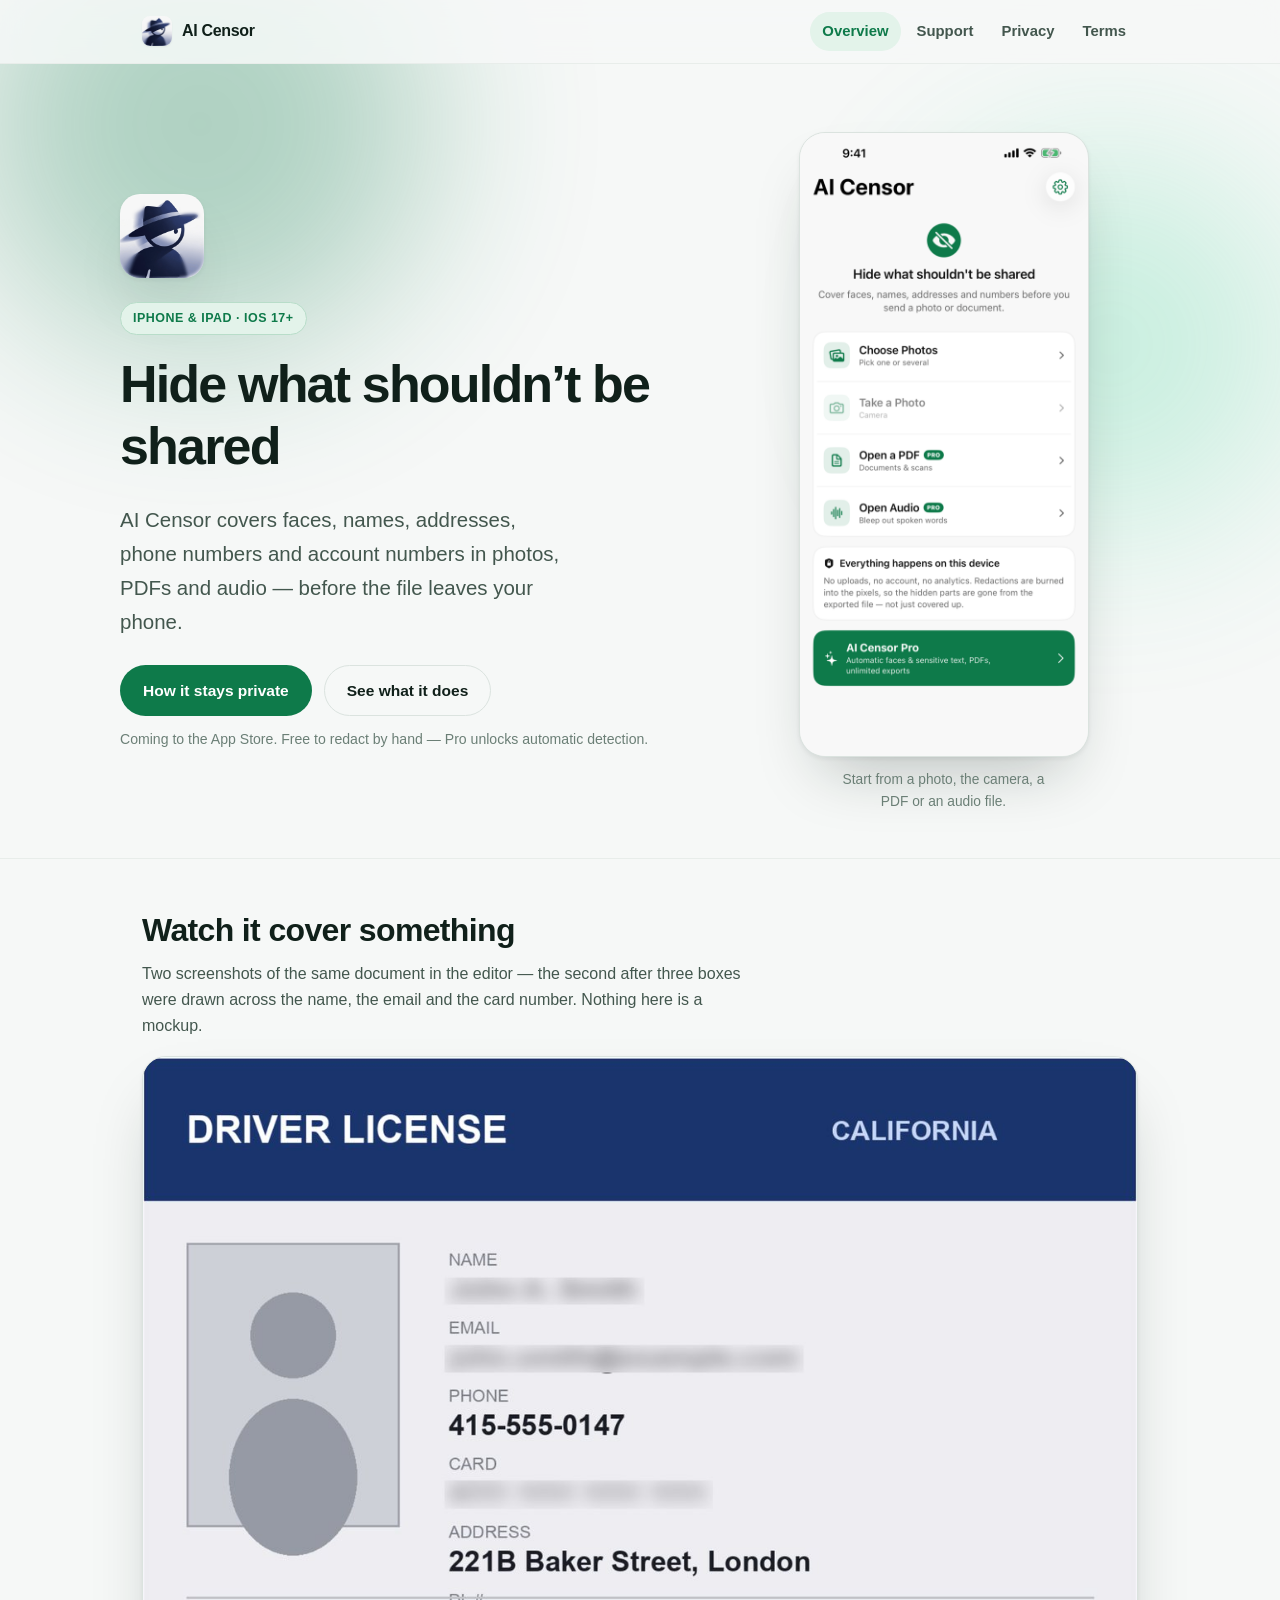
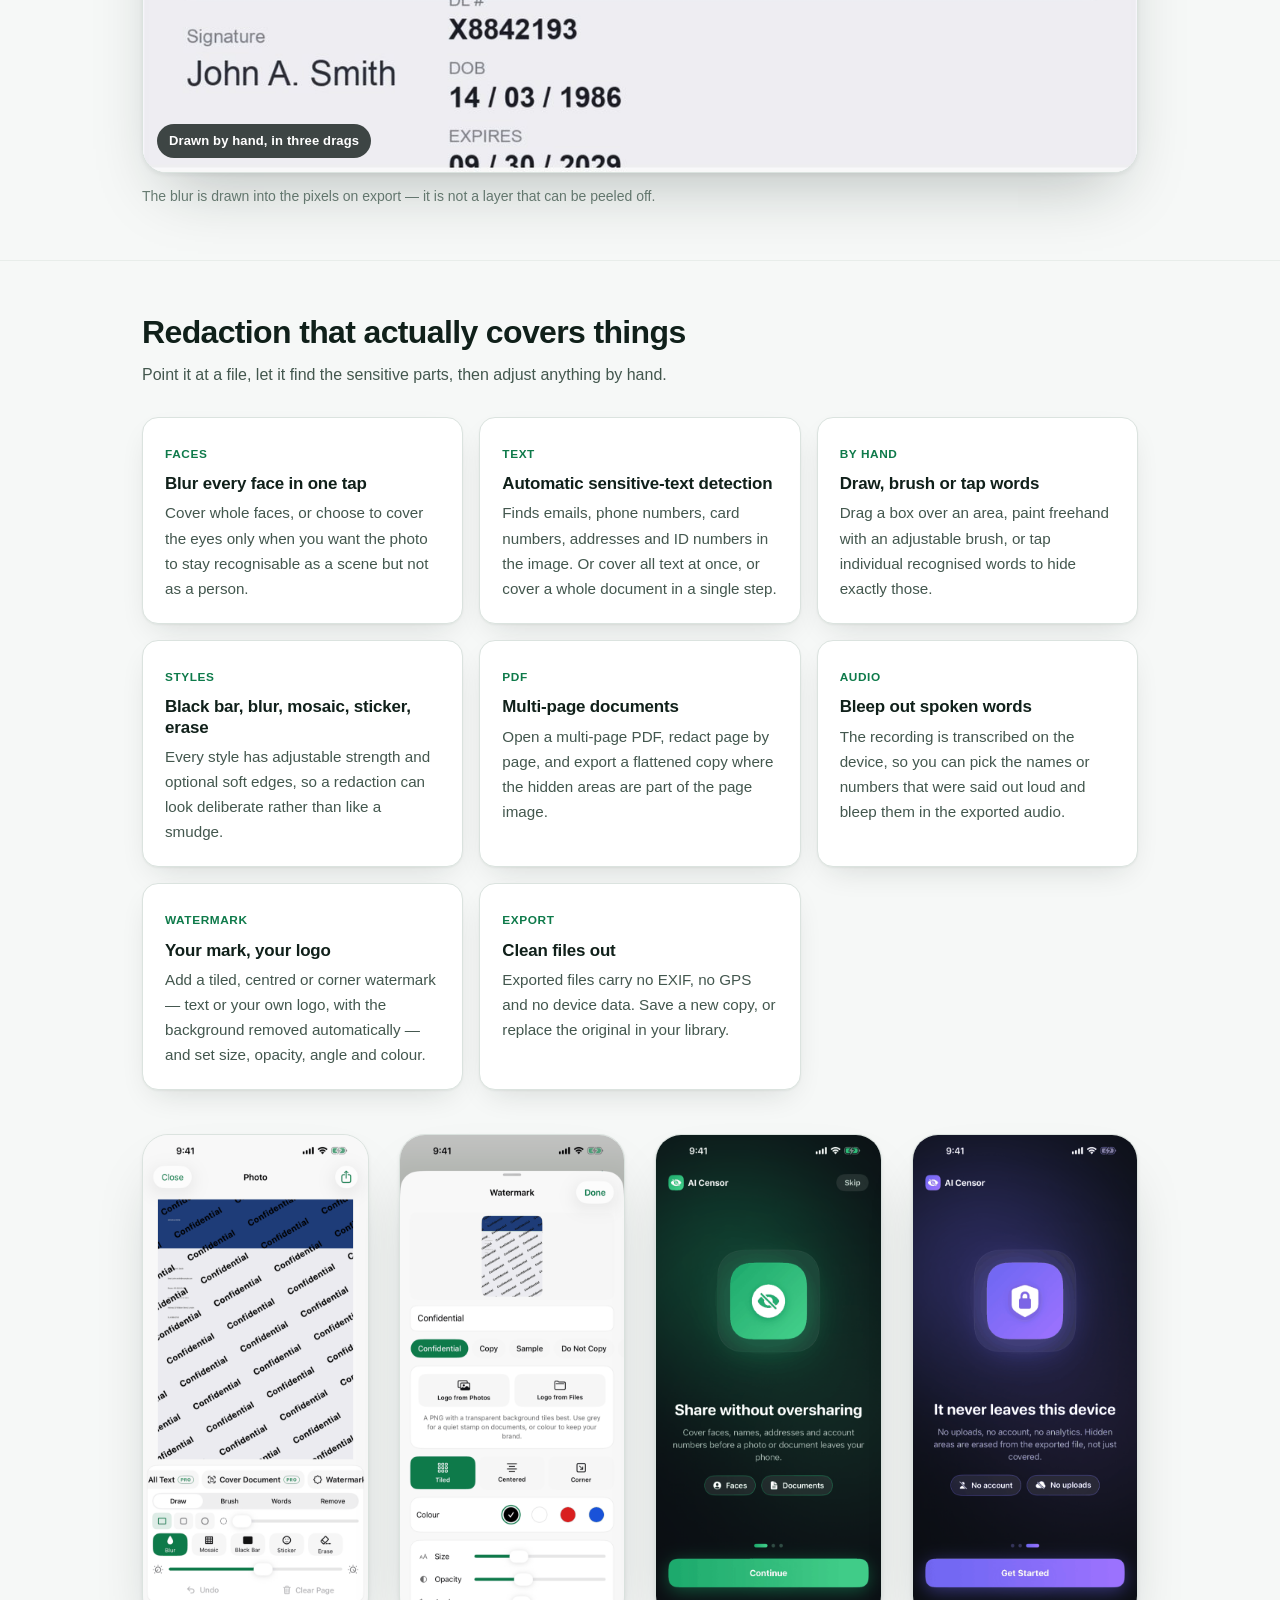
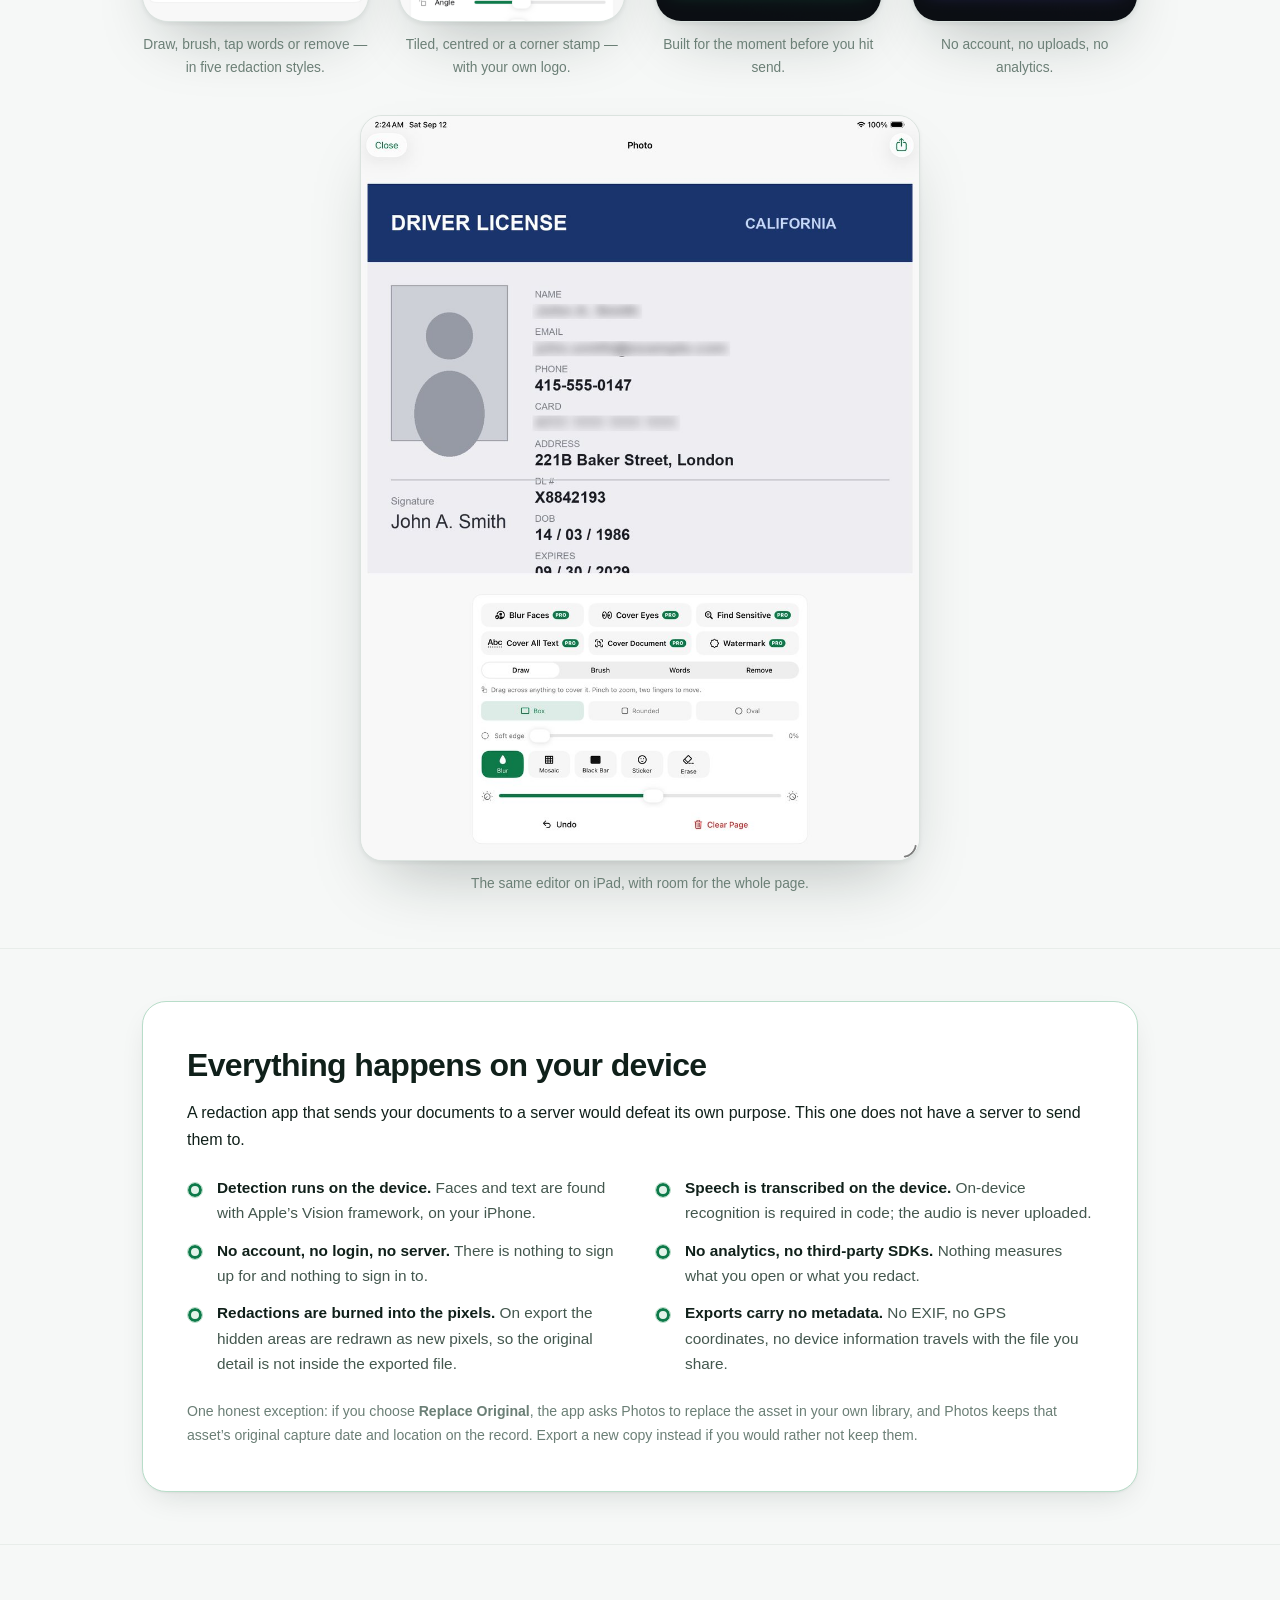
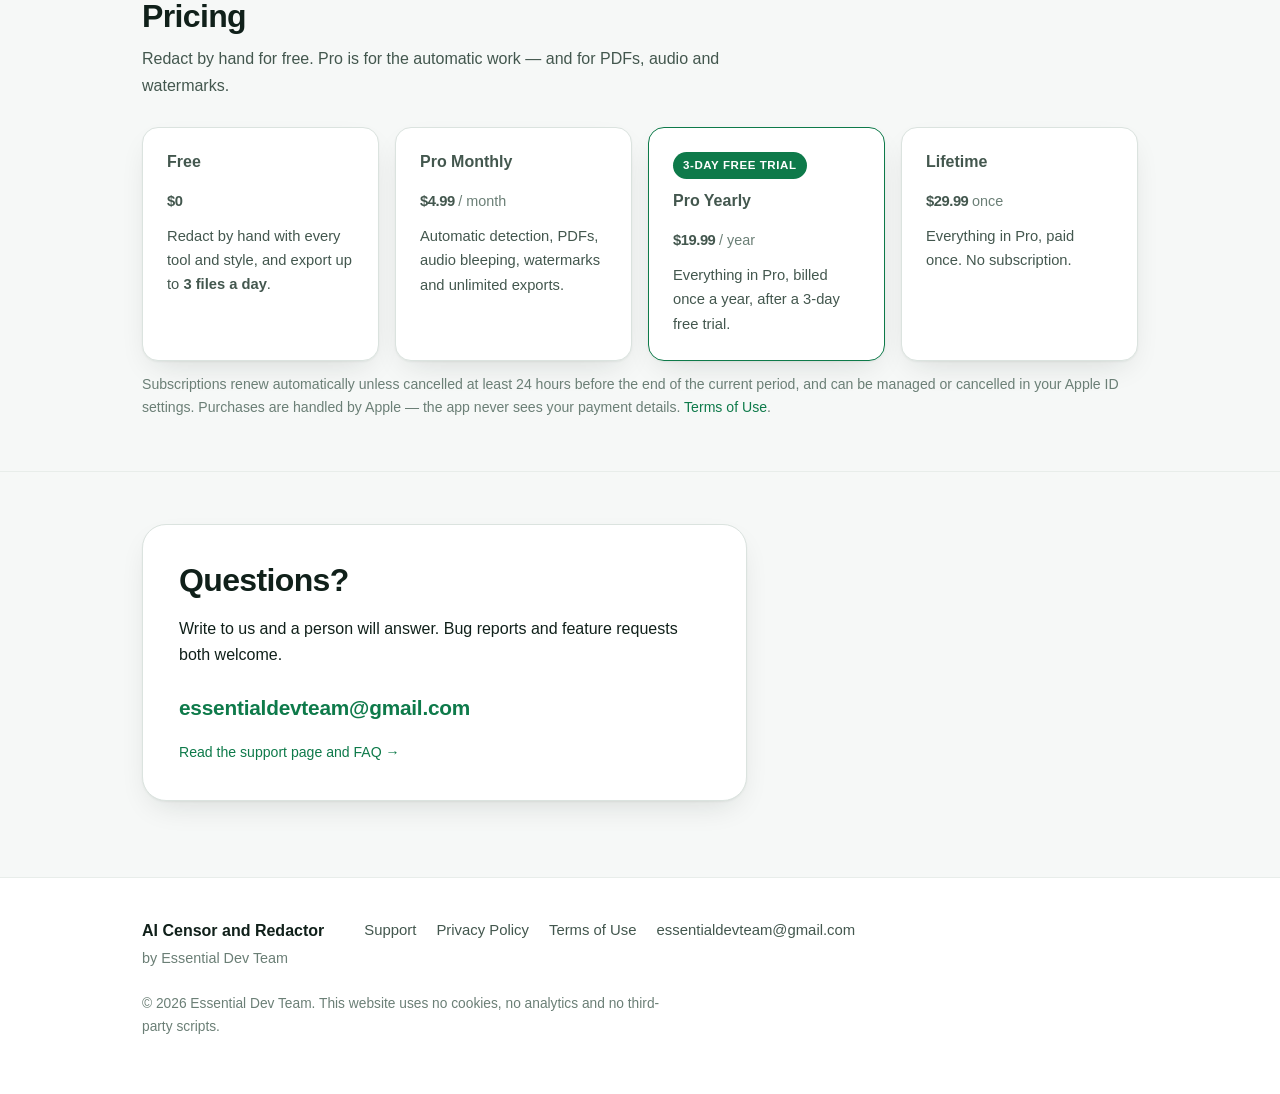
<file: index.html>
<!doctype html>
<html lang="en">
<head>
<meta charset="utf-8">
<meta name="viewport" content="width=device-width, initial-scale=1">
<title>AI Censor and Redactor — hide what shouldn't be shared</title>
<meta name="description" content="Cover faces, names, addresses, phone numbers and account numbers in photos, PDFs and audio before you share them. Everything happens on your iPhone. No account, no uploads.">
<meta name="theme-color" content="#0E7A4A" media="(prefers-color-scheme: light)">
<meta name="theme-color" content="#0b100e" media="(prefers-color-scheme: dark)">
<meta property="og:title" content="AI Censor and Redactor">
<meta property="og:description" content="Redact photos, PDFs and audio on your iPhone. Nothing is uploaded.">
<meta property="og:type" content="website">
<link rel="icon" href="img/icon.png">
<link rel="apple-touch-icon" href="img/icon.png">
<link rel="stylesheet" href="style.css">
</head>
<body>
<a class="skip" href="#main">Skip to content</a>

<header class="site">
  <div class="inner">
    <a class="brand" href="index.html">
      <img src="img/icon.png" alt="AI Censor and Redactor app icon">
      <span>AI Censor</span>
    </a>
    <nav aria-label="Primary">
      <a href="index.html" aria-current="page">Overview</a>
      <a href="support.html">Support</a>
      <a href="privacy.html">Privacy</a>
      <a href="terms.html">Terms</a>
    </nav>
  </div>
</header>

<main id="main">

  <div class="hero wrap">
    <div class="hero-grid">
      <div>
        <img class="hero-icon" src="img/icon.png" alt="AI Censor and Redactor app icon: a figure in a hat and coat, face hidden in shadow">
        <span class="pill">iPhone &amp; iPad &middot; iOS 17+</span>
        <h1>Hide what shouldn&rsquo;t be shared</h1>
        <p class="lede">AI Censor covers faces, names, addresses, phone numbers and account numbers in
          photos, PDFs and audio &mdash; before the file leaves your phone.</p>
        <div class="cta-row">
          <a class="btn btn-primary" href="#device">How it stays private</a>
          <a class="btn btn-ghost" href="#features">See what it does</a>
        </div>
        <p class="note">Coming to the App Store. Free to redact by hand &mdash; Pro unlocks automatic detection.</p>
      </div>
      <figure class="phone">
        <img src="img/2-b-home.png" width="600" height="1298"
             alt="The AI Censor home screen, offering Choose Photos, Take a Photo, Open a PDF and Open Audio, above a panel that reads &ldquo;Everything happens on this device&rdquo;.">
        <figcaption>Start from a photo, the camera, a PDF or an audio file.</figcaption>
      </figure>
    </div>
  </div>


  <section id="demo">
    <div class="wrap">
      <h2 class="reveal">Watch it cover something</h2>
      <p class="sub reveal">Two screenshots of the same document in the editor &mdash; the second after
        three boxes were drawn across the name, the email and the card number. Nothing here is a mockup.</p>
      <figure class="demo reveal">
        <div class="demo-frame">
          <img src="img/demo-before.jpg" width="1200" height="863"
               alt="A sample driver licence open in the AI Censor editor, with the name John A. Smith, an email address and a card number all readable.">
          <img class="after" src="img/demo-after.jpg" width="1200" height="863"
               alt="The same licence after redaction: the name, email address and card number are blurred beyond reading, while the phone number and address are left alone.">
          <span class="demo-tag">Drawn by hand, in three drags</span>
        </div>
        <figcaption>The blur is drawn into the pixels on export &mdash; it is not a layer that can be peeled off.</figcaption>
      </figure>
    </div>
  </section>

  <section id="features">
    <div class="wrap">
      <h2>Redaction that actually covers things</h2>
      <p class="sub">Point it at a file, let it find the sensitive parts, then adjust anything by hand.</p>

      <div class="cards reveal-stagger">
        <article class="card reveal">
          <span class="k">Faces</span>
          <h3>Blur every face in one tap</h3>
          <p>Cover whole faces, or choose to cover the eyes only when you want the photo to stay
            recognisable as a scene but not as a person.</p>
        </article>
        <article class="card reveal">
          <span class="k">Text</span>
          <h3>Automatic sensitive-text detection</h3>
          <p>Finds emails, phone numbers, card numbers, addresses and ID numbers in the image. Or cover
            all text at once, or cover a whole document in a single step.</p>
        </article>
        <article class="card reveal">
          <span class="k">By hand</span>
          <h3>Draw, brush or tap words</h3>
          <p>Drag a box over an area, paint freehand with an adjustable brush, or tap individual
            recognised words to hide exactly those.</p>
        </article>
        <article class="card reveal">
          <span class="k">Styles</span>
          <h3>Black bar, blur, mosaic, sticker, erase</h3>
          <p>Every style has adjustable strength and optional soft edges, so a redaction can look
            deliberate rather than like a smudge.</p>
        </article>
        <article class="card reveal">
          <span class="k">PDF</span>
          <h3>Multi-page documents</h3>
          <p>Open a multi-page PDF, redact page by page, and export a flattened copy where the hidden
            areas are part of the page image.</p>
        </article>
        <article class="card reveal">
          <span class="k">Audio</span>
          <h3>Bleep out spoken words</h3>
          <p>The recording is transcribed on the device, so you can pick the names or numbers that were
            said out loud and bleep them in the exported audio.</p>
        </article>
        <article class="card reveal">
          <span class="k">Watermark</span>
          <h3>Your mark, your logo</h3>
          <p>Add a tiled, centred or corner watermark &mdash; text or your own logo, with the background
            removed automatically &mdash; and set size, opacity, angle and colour.</p>
        </article>
        <article class="card reveal">
          <span class="k">Export</span>
          <h3>Clean files out</h3>
          <p>Exported files carry no EXIF, no GPS and no device data. Save a new copy, or replace the
            original in your library.</p>
        </article>
      </div>

      <div class="shots" style="margin-top:44px">
        <figure class="phone reveal">
          <img src="img/3-c-editor.png" width="600" height="1298"
               alt="The editor showing a document covered with a repeating &ldquo;Confidential&rdquo; watermark, with Draw, Brush, Words and Remove tools and Blur, Mosaic, Black Bar, Sticker and Erase styles below it.">
          <figcaption>Draw, brush, tap words or remove &mdash; in five redaction styles.</figcaption>
        </figure>
        <figure class="phone reveal">
          <img src="img/4-d-watermark.png" width="600" height="1298"
               alt="The watermark sheet with preset labels Confidential, Copy, Sample and Do Not Copy, buttons to load a logo from Photos or Files, Tiled, Centred and Corner layouts, and sliders for size, opacity and angle.">
          <figcaption>Tiled, centred or a corner stamp &mdash; with your own logo.</figcaption>
        </figure>
        <figure class="phone reveal">
          <img src="img/1-a-onboarding1.png" width="600" height="1298"
               alt="An onboarding screen headed &ldquo;Share without oversharing&rdquo;, describing covering faces, names, addresses and account numbers before a photo or document leaves your phone.">
          <figcaption>Built for the moment before you hit send.</figcaption>
        </figure>
        <figure class="phone reveal">
          <img src="img/5-e-onboarding3.png" width="600" height="1298"
               alt="An onboarding screen headed &ldquo;It never leaves this device&rdquo;, with badges reading No account and No uploads.">
          <figcaption>No account, no uploads, no analytics.</figcaption>
        </figure>
      </div>

      <figure class="tablet reveal">
        <img src="img/6-f-ipad-editor.jpg" width="1000" height="1333"
             alt="The same editor running on an iPad, with the automatic tools laid out in two rows above the drawing tools and the document filling the top of the screen.">
        <figcaption>The same editor on iPad, with room for the whole page.</figcaption>
      </figure>
    </div>
  </section>

  <section id="device">
    <div class="wrap">
      <div class="band reveal">
        <h2>Everything happens on your device</h2>
        <p class="sub">A redaction app that sends your documents to a server would defeat its own purpose.
          This one does not have a server to send them to.</p>
        <ul class="facts">
          <li><strong>Detection runs on the device.</strong> Faces and text are found with Apple&rsquo;s
            Vision framework, on your iPhone.</li>
          <li><strong>Speech is transcribed on the device.</strong> On-device recognition is required in
            code; the audio is never uploaded.</li>
          <li><strong>No account, no login, no server.</strong> There is nothing to sign up for and
            nothing to sign in to.</li>
          <li><strong>No analytics, no third-party SDKs.</strong> Nothing measures what you open or
            what you redact.</li>
          <li><strong>Redactions are burned into the pixels.</strong> On export the hidden areas are
            redrawn as new pixels, so the original detail is not inside the exported file.</li>
          <li><strong>Exports carry no metadata.</strong> No EXIF, no GPS coordinates, no device
            information travels with the file you share.</li>
        </ul>
        <p class="note" style="margin-top:24px">
          One honest exception: if you choose <strong>Replace Original</strong>, the app asks Photos to
          replace the asset in your own library, and Photos keeps that asset&rsquo;s original capture date
          and location on the record. Export a new copy instead if you would rather not keep them.
        </p>
      </div>
    </div>
  </section>

  <section id="pricing">
    <div class="wrap">
      <h2>Pricing</h2>
      <p class="sub">Redact by hand for free. Pro is for the automatic work &mdash; and for PDFs, audio
        and watermarks.</p>
      <div class="tiers">
        <article class="tier">
          <h3>Free</h3>
          <p class="price">$0</p>
          <p>Redact by hand with every tool and style, and export up to <strong>3 files a day</strong>.</p>
        </article>
        <article class="tier">
          <h3>Pro Monthly</h3>
          <p class="price">$4.99 <span>/ month</span></p>
          <p>Automatic detection, PDFs, audio bleeping, watermarks and unlimited exports.</p>
        </article>
        <article class="tier featured">
          <span class="tag">3-day free trial</span>
          <h3>Pro Yearly</h3>
          <p class="price">$19.99 <span>/ year</span></p>
          <p>Everything in Pro, billed once a year, after a 3-day free trial.</p>
        </article>
        <article class="tier">
          <h3>Lifetime</h3>
          <p class="price">$29.99 <span>once</span></p>
          <p>Everything in Pro, paid once. No subscription.</p>
        </article>
      </div>
      <p class="note">Subscriptions renew automatically unless cancelled at least 24 hours before the end
        of the current period, and can be managed or cancelled in your Apple ID settings. Purchases are
        handled by Apple &mdash; the app never sees your payment details.
        <a href="terms.html">Terms of Use</a>.</p>
    </div>
  </section>

  <section>
    <div class="wrap">
      <div class="contact">
        <h2>Questions?</h2>
        <p>Write to us and a person will answer. Bug reports and feature requests both welcome.</p>
        <a class="mail" href="mailto:essentialdevteam@gmail.com?subject=AI%20Censor%20Support">essentialdevteam@gmail.com</a>
        <p class="note"><a href="support.html">Read the support page and FAQ &rarr;</a></p>
      </div>
    </div>
  </section>

</main>

<footer class="site-foot">
  <div class="wrap">
    <div class="foot-grid">
      <div>
        <strong>AI Censor and Redactor</strong><br>
        <span style="color:var(--text-3);font-size:.9rem">by Essential Dev Team</span>
      </div>
      <nav aria-label="Footer">
        <a href="support.html">Support</a>
        <a href="privacy.html">Privacy Policy</a>
        <a href="terms.html">Terms of Use</a>
        <a href="mailto:essentialdevteam@gmail.com">essentialdevteam@gmail.com</a>
      </nav>
    </div>
    <p class="foot-note">&copy; 2026 Essential Dev Team. This website uses no cookies, no analytics and
      no third-party scripts.</p>
  </div>
</footer>


<script>
// Decoration only. The class is what arms the CSS, so a page with JS off never
// starts hidden — it just does not animate.
document.documentElement.classList.add('js');
(function () {
  var targets = document.querySelectorAll('.reveal');
  if (!('IntersectionObserver' in window) ||
      window.matchMedia('(prefers-reduced-motion: reduce)').matches) {
    targets.forEach(function (el) { el.classList.add('is-in'); });
    return;
  }
  document.querySelectorAll('.reveal-stagger').forEach(function (group) {
    Array.prototype.forEach.call(group.children, function (child, i) {
      child.style.setProperty('--i', i);
    });
  });
  var io = new IntersectionObserver(function (entries) {
    entries.forEach(function (e) {
      if (!e.isIntersecting) return;
      e.target.classList.add('is-in');
      io.unobserve(e.target);   // reveal once; re-animating on scroll-back is noise
    });
  }, { rootMargin: '0px 0px -8% 0px', threshold: .08 });
  targets.forEach(function (el) { io.observe(el); });
})();
</script>
</body>
</html>
</file>
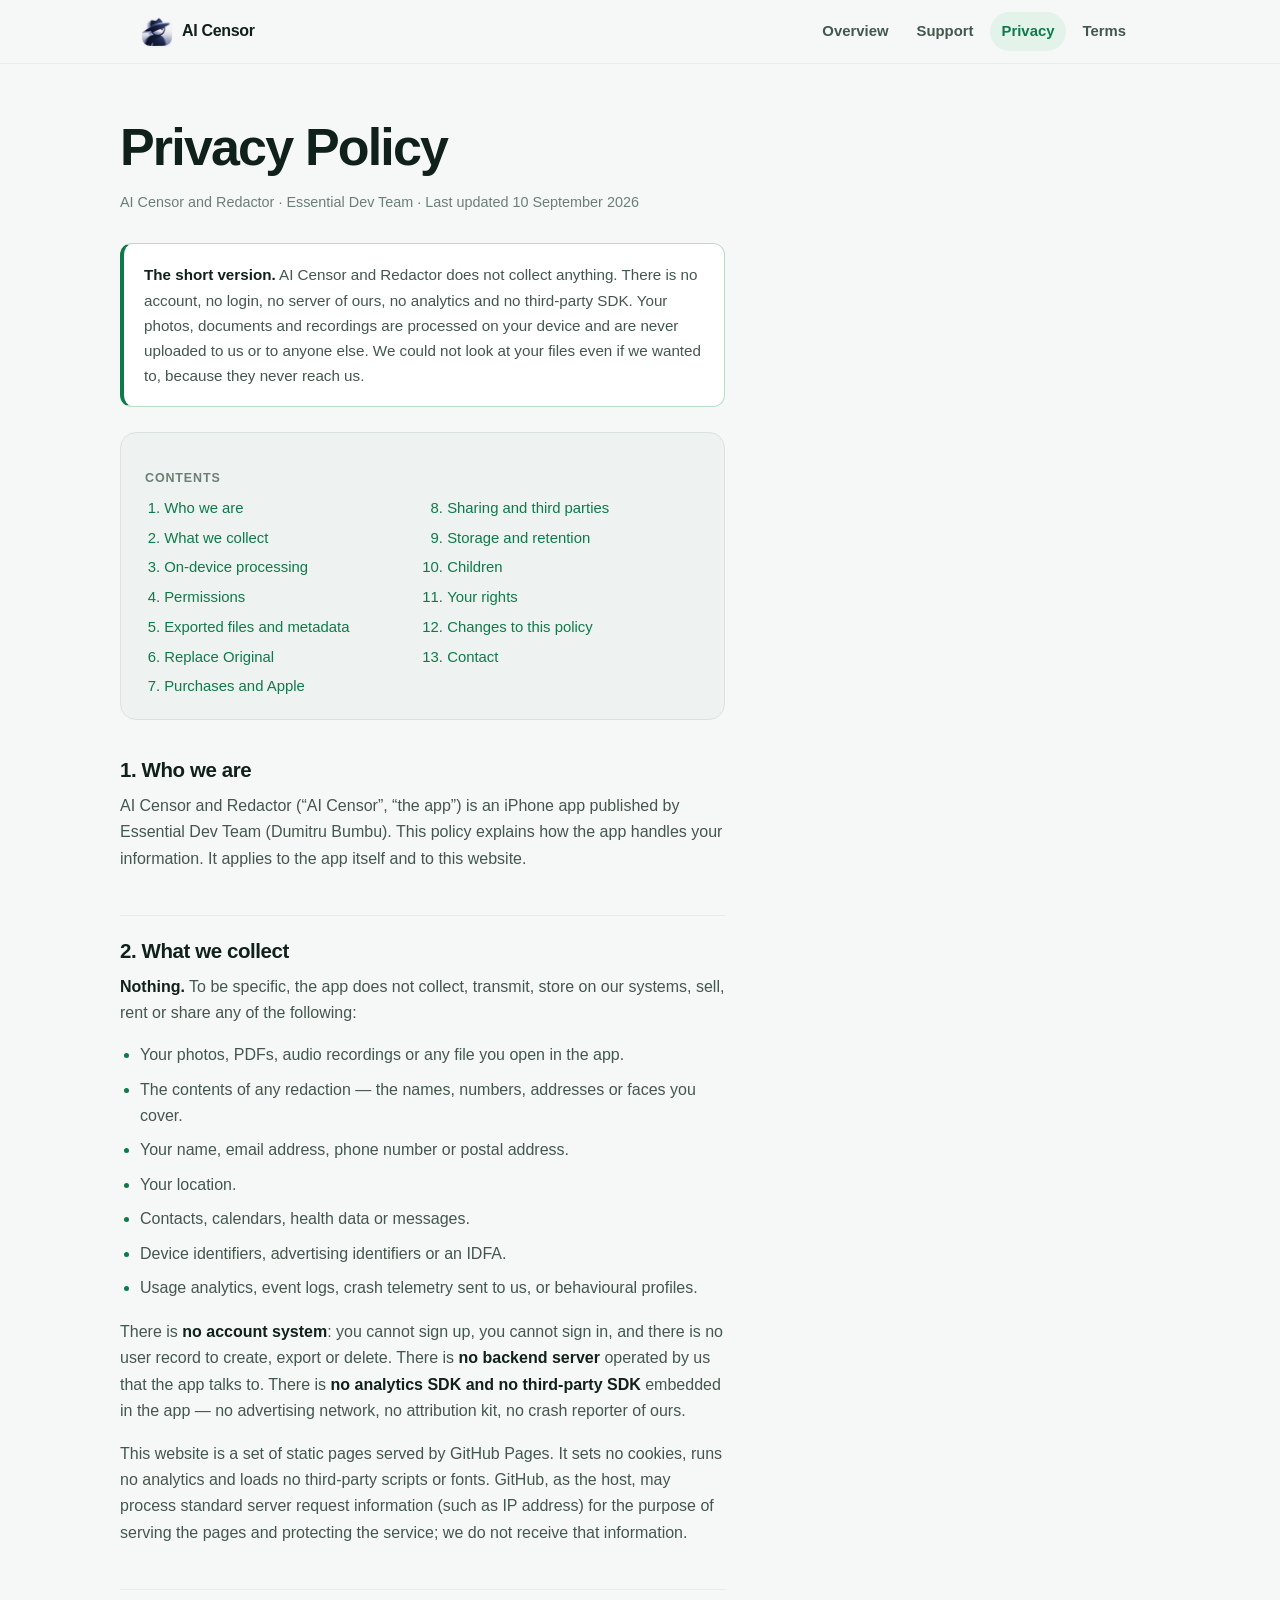
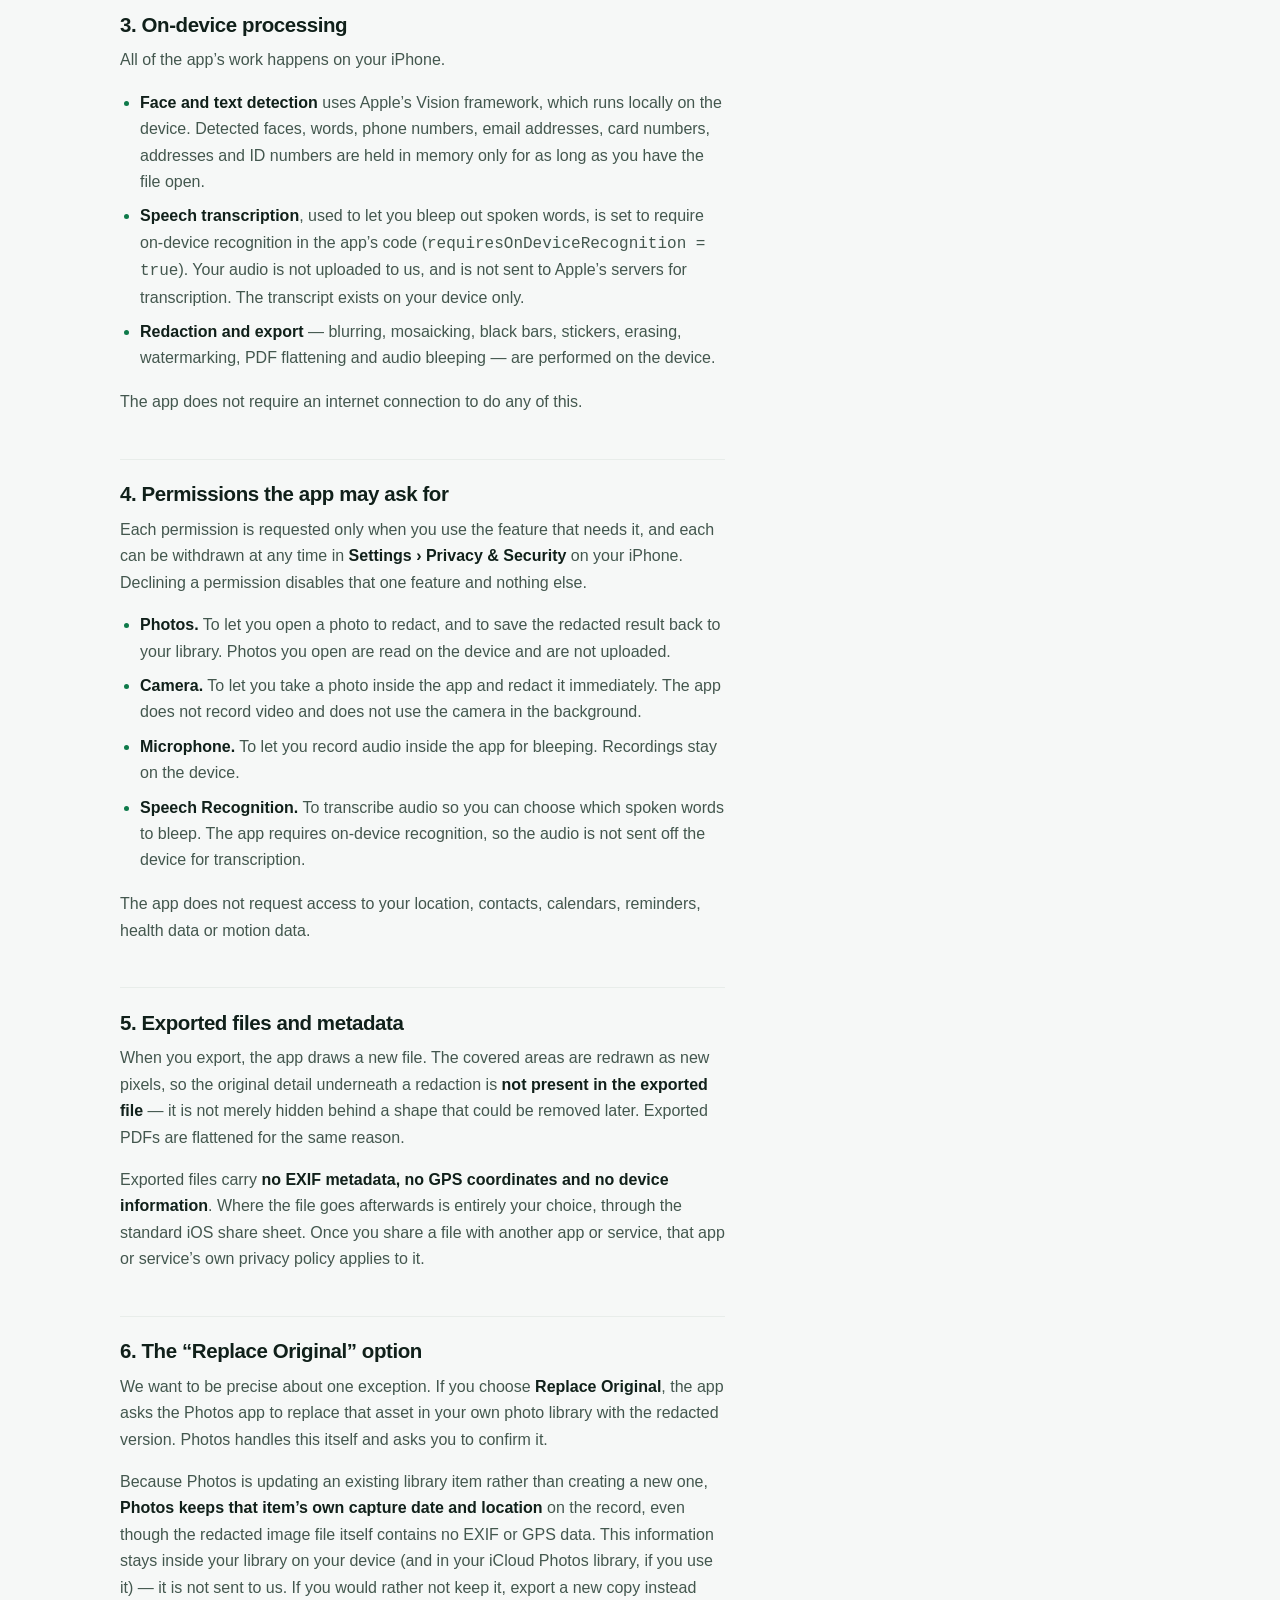
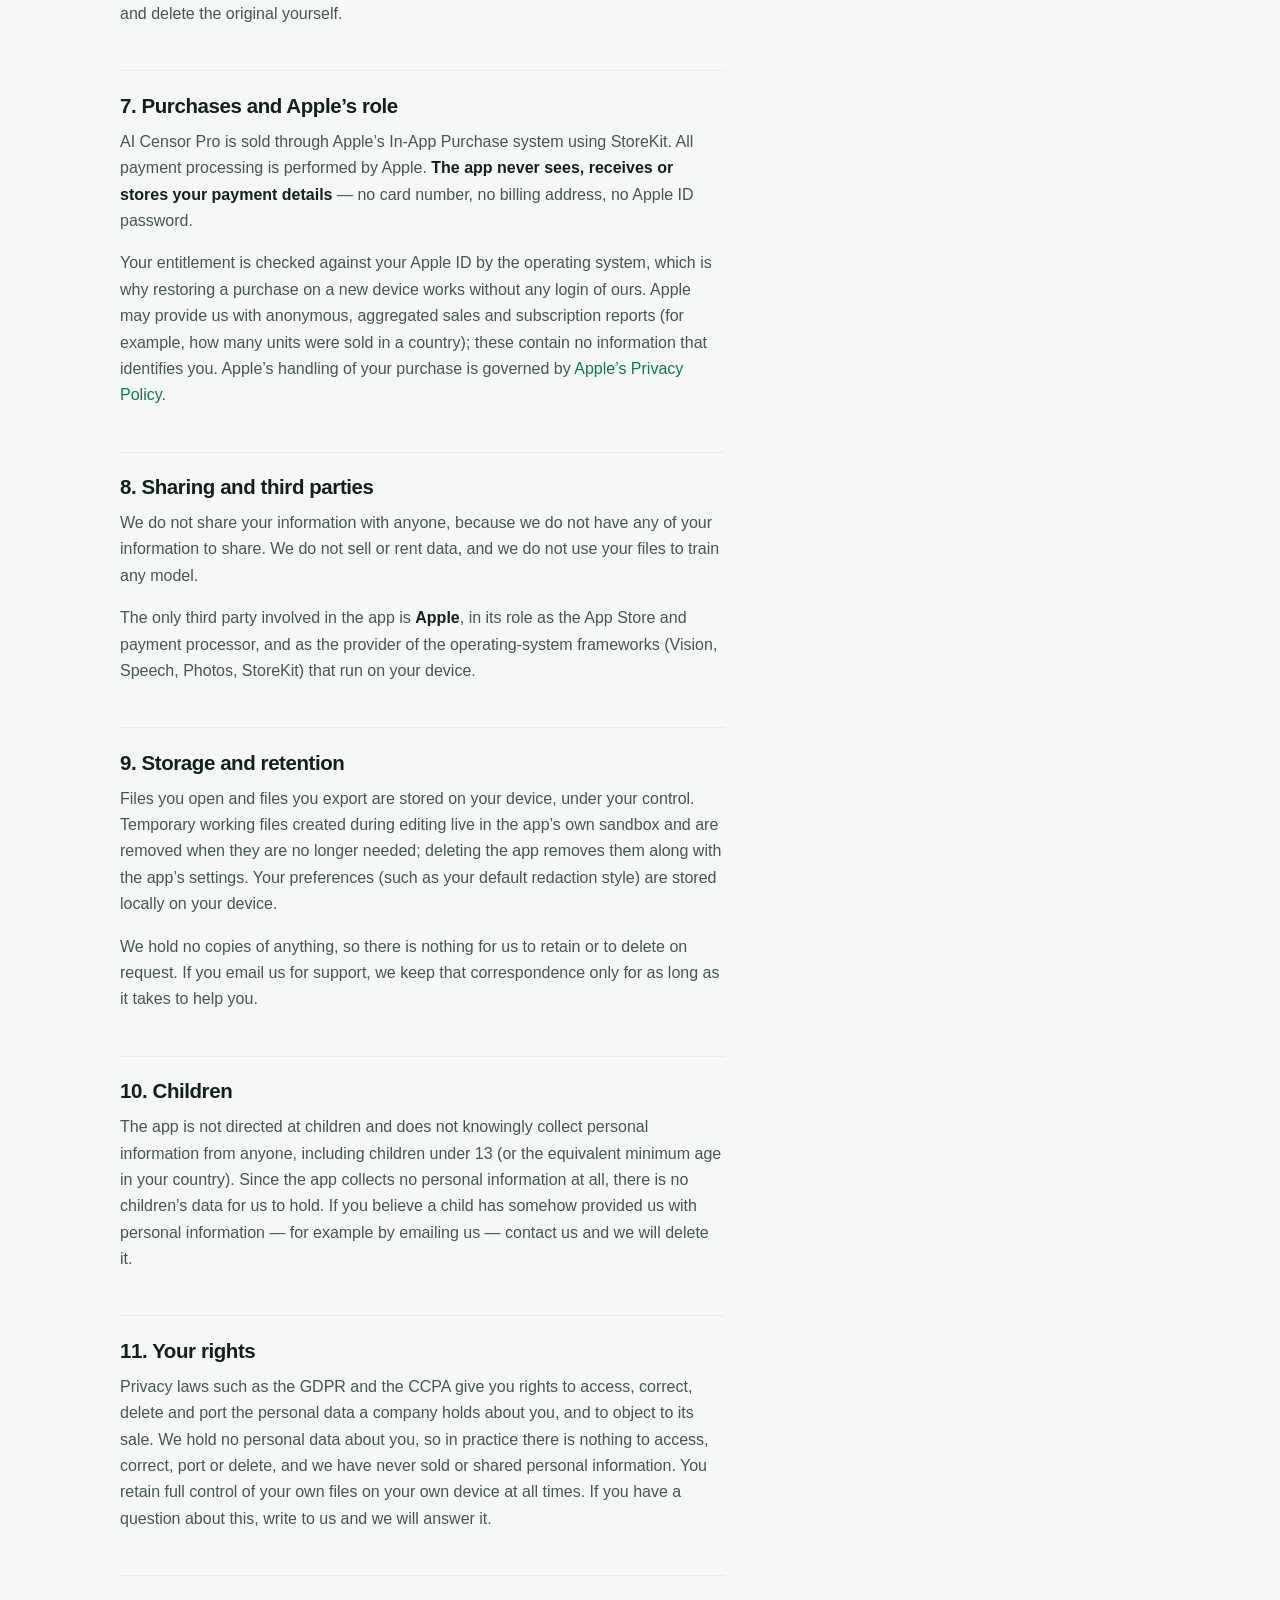
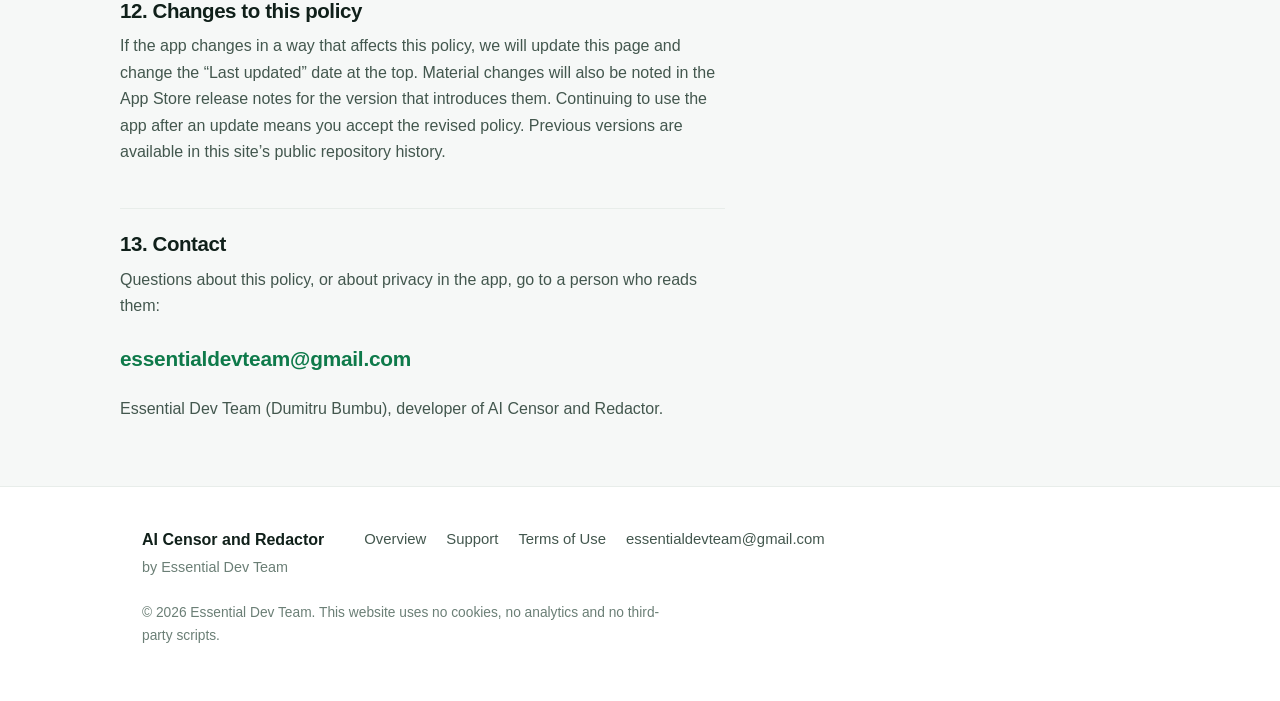
<file: privacy.html>
<!doctype html>
<html lang="en">
<head>
<meta charset="utf-8">
<meta name="viewport" content="width=device-width, initial-scale=1">
<title>Privacy Policy — AI Censor and Redactor</title>
<meta name="description" content="The privacy policy for AI Censor and Redactor. No account, no server, no analytics, no third-party SDKs, and nothing is uploaded. All processing happens on your device.">
<meta name="theme-color" content="#0E7A4A" media="(prefers-color-scheme: light)">
<meta name="theme-color" content="#0b100e" media="(prefers-color-scheme: dark)">
<link rel="icon" href="img/icon.png">
<link rel="apple-touch-icon" href="img/icon.png">
<link rel="stylesheet" href="style.css">
</head>
<body>
<a class="skip" href="#main">Skip to content</a>

<header class="site">
  <div class="inner">
    <a class="brand" href="index.html">
      <img src="img/icon.png" alt="AI Censor and Redactor app icon">
      <span>AI Censor</span>
    </a>
    <nav aria-label="Primary">
      <a href="index.html">Overview</a>
      <a href="support.html">Support</a>
      <a href="privacy.html" aria-current="page">Privacy</a>
      <a href="terms.html">Terms</a>
    </nav>
  </div>
</header>

<main id="main">
  <div class="doc wrap">
    <h1>Privacy Policy</h1>
    <p class="meta">AI Censor and Redactor &middot; Essential Dev Team &middot; Last updated 10 September 2026</p>

    <div class="prose">

      <div class="callout">
        <p><strong>The short version.</strong> AI Censor and Redactor does not collect anything. There is
          no account, no login, no server of ours, no analytics and no third-party SDK. Your photos,
          documents and recordings are processed on your device and are never uploaded to us or to anyone
          else. We could not look at your files even if we wanted to, because they never reach us.</p>
      </div>

      <nav class="toc" aria-label="Contents">
        <h2>Contents</h2>
        <ol>
          <li><a href="#who">Who we are</a></li>
          <li><a href="#collect">What we collect</a></li>
          <li><a href="#device">On-device processing</a></li>
          <li><a href="#permissions">Permissions</a></li>
          <li><a href="#exports">Exported files and metadata</a></li>
          <li><a href="#replace">Replace Original</a></li>
          <li><a href="#purchases">Purchases and Apple</a></li>
          <li><a href="#sharing">Sharing and third parties</a></li>
          <li><a href="#retention">Storage and retention</a></li>
          <li><a href="#children">Children</a></li>
          <li><a href="#rights">Your rights</a></li>
          <li><a href="#changes">Changes to this policy</a></li>
          <li><a href="#contact">Contact</a></li>
        </ol>
      </nav>

      <h2 id="who">1. Who we are</h2>
      <p>AI Censor and Redactor (&ldquo;AI Censor&rdquo;, &ldquo;the app&rdquo;) is an iPhone app published
        by Essential Dev Team (Dumitru Bumbu). This policy explains how the app handles your information.
        It applies to the app itself and to this website.</p>

      <h2 id="collect">2. What we collect</h2>
      <p><strong>Nothing.</strong> To be specific, the app does not collect, transmit, store on our
        systems, sell, rent or share any of the following:</p>
      <ul>
        <li>Your photos, PDFs, audio recordings or any file you open in the app.</li>
        <li>The contents of any redaction &mdash; the names, numbers, addresses or faces you cover.</li>
        <li>Your name, email address, phone number or postal address.</li>
        <li>Your location.</li>
        <li>Contacts, calendars, health data or messages.</li>
        <li>Device identifiers, advertising identifiers or an IDFA.</li>
        <li>Usage analytics, event logs, crash telemetry sent to us, or behavioural profiles.</li>
      </ul>
      <p>There is <strong>no account system</strong>: you cannot sign up, you cannot sign in, and there is
        no user record to create, export or delete. There is <strong>no backend server</strong> operated
        by us that the app talks to. There is <strong>no analytics SDK and no third-party SDK</strong>
        embedded in the app &mdash; no advertising network, no attribution kit, no crash reporter of ours.</p>
      <p>This website is a set of static pages served by GitHub Pages. It sets no cookies, runs no
        analytics and loads no third-party scripts or fonts. GitHub, as the host, may process standard
        server request information (such as IP address) for the purpose of serving the pages and
        protecting the service; we do not receive that information.</p>

      <h2 id="device">3. On-device processing</h2>
      <p>All of the app&rsquo;s work happens on your iPhone.</p>
      <ul>
        <li><strong>Face and text detection</strong> uses Apple&rsquo;s Vision framework, which runs
          locally on the device. Detected faces, words, phone numbers, email addresses, card numbers,
          addresses and ID numbers are held in memory only for as long as you have the file open.</li>
        <li><strong>Speech transcription</strong>, used to let you bleep out spoken words, is set to
          require on-device recognition in the app&rsquo;s code
          (<code>requiresOnDeviceRecognition = true</code>). Your audio is not uploaded to us, and is not
          sent to Apple&rsquo;s servers for transcription. The transcript exists on your device only.</li>
        <li><strong>Redaction and export</strong> &mdash; blurring, mosaicking, black bars, stickers,
          erasing, watermarking, PDF flattening and audio bleeping &mdash; are performed on the device.</li>
      </ul>
      <p>The app does not require an internet connection to do any of this.</p>

      <h2 id="permissions">4. Permissions the app may ask for</h2>
      <p>Each permission is requested only when you use the feature that needs it, and each can be
        withdrawn at any time in <strong>Settings &rsaquo; Privacy &amp; Security</strong> on your iPhone.
        Declining a permission disables that one feature and nothing else.</p>
      <ul>
        <li><strong>Photos.</strong> To let you open a photo to redact, and to save the redacted result
          back to your library. Photos you open are read on the device and are not uploaded.</li>
        <li><strong>Camera.</strong> To let you take a photo inside the app and redact it immediately.
          The app does not record video and does not use the camera in the background.</li>
        <li><strong>Microphone.</strong> To let you record audio inside the app for bleeping. Recordings
          stay on the device.</li>
        <li><strong>Speech Recognition.</strong> To transcribe audio so you can choose which spoken words
          to bleep. The app requires on-device recognition, so the audio is not sent off the device for
          transcription.</li>
      </ul>
      <p>The app does not request access to your location, contacts, calendars, reminders, health data or
        motion data.</p>

      <h2 id="exports">5. Exported files and metadata</h2>
      <p>When you export, the app draws a new file. The covered areas are redrawn as new pixels, so the
        original detail underneath a redaction is <strong>not present in the exported file</strong> &mdash;
        it is not merely hidden behind a shape that could be removed later. Exported PDFs are flattened
        for the same reason.</p>
      <p>Exported files carry <strong>no EXIF metadata, no GPS coordinates and no device information</strong>.
        Where the file goes afterwards is entirely your choice, through the standard iOS share sheet. Once
        you share a file with another app or service, that app or service&rsquo;s own privacy policy
        applies to it.</p>

      <h2 id="replace">6. The &ldquo;Replace Original&rdquo; option</h2>
      <p>We want to be precise about one exception. If you choose <strong>Replace Original</strong>, the
        app asks the Photos app to replace that asset in your own photo library with the redacted version.
        Photos handles this itself and asks you to confirm it.</p>
      <p>Because Photos is updating an existing library item rather than creating a new one,
        <strong>Photos keeps that item&rsquo;s own capture date and location</strong> on the record, even
        though the redacted image file itself contains no EXIF or GPS data. This information stays inside
        your library on your device (and in your iCloud Photos library, if you use it) &mdash; it is not
        sent to us. If you would rather not keep it, export a new copy instead and delete the original
        yourself.</p>

      <h2 id="purchases">7. Purchases and Apple&rsquo;s role</h2>
      <p>AI Censor Pro is sold through Apple&rsquo;s In-App Purchase system using StoreKit. All payment
        processing is performed by Apple. <strong>The app never sees, receives or stores your payment
        details</strong> &mdash; no card number, no billing address, no Apple ID password.</p>
      <p>Your entitlement is checked against your Apple ID by the operating system, which is why restoring
        a purchase on a new device works without any login of ours. Apple may provide us with anonymous,
        aggregated sales and subscription reports (for example, how many units were sold in a country);
        these contain no information that identifies you. Apple&rsquo;s handling of your purchase is
        governed by
        <a href="https://www.apple.com/legal/privacy/" rel="noopener">Apple&rsquo;s Privacy Policy</a>.</p>

      <h2 id="sharing">8. Sharing and third parties</h2>
      <p>We do not share your information with anyone, because we do not have any of your information to
        share. We do not sell or rent data, and we do not use your files to train any model.</p>
      <p>The only third party involved in the app is <strong>Apple</strong>, in its role as the App Store
        and payment processor, and as the provider of the operating-system frameworks (Vision, Speech,
        Photos, StoreKit) that run on your device.</p>

      <h2 id="retention">9. Storage and retention</h2>
      <p>Files you open and files you export are stored on your device, under your control. Temporary
        working files created during editing live in the app&rsquo;s own sandbox and are removed when they
        are no longer needed; deleting the app removes them along with the app&rsquo;s settings. Your
        preferences (such as your default redaction style) are stored locally on your device.</p>
      <p>We hold no copies of anything, so there is nothing for us to retain or to delete on request. If
        you email us for support, we keep that correspondence only for as long as it takes to help you.</p>

      <h2 id="children">10. Children</h2>
      <p>The app is not directed at children and does not knowingly collect personal information from
        anyone, including children under 13 (or the equivalent minimum age in your country). Since the app
        collects no personal information at all, there is no children&rsquo;s data for us to hold. If you
        believe a child has somehow provided us with personal information &mdash; for example by emailing
        us &mdash; contact us and we will delete it.</p>

      <h2 id="rights">11. Your rights</h2>
      <p>Privacy laws such as the GDPR and the CCPA give you rights to access, correct, delete and port
        the personal data a company holds about you, and to object to its sale. We hold no personal data
        about you, so in practice there is nothing to access, correct, port or delete, and we have never
        sold or shared personal information. You retain full control of your own files on your own device
        at all times. If you have a question about this, write to us and we will answer it.</p>

      <h2 id="changes">12. Changes to this policy</h2>
      <p>If the app changes in a way that affects this policy, we will update this page and change the
        &ldquo;Last updated&rdquo; date at the top. Material changes will also be noted in the App Store
        release notes for the version that introduces them. Continuing to use the app after an update
        means you accept the revised policy. Previous versions are available in this site&rsquo;s public
        repository history.</p>

      <h2 id="contact">13. Contact</h2>
      <p>Questions about this policy, or about privacy in the app, go to a person who reads them:</p>
      <p><a class="mail" href="mailto:essentialdevteam@gmail.com?subject=AI%20Censor%20Privacy">essentialdevteam@gmail.com</a></p>
      <p>Essential Dev Team (Dumitru Bumbu), developer of AI Censor and Redactor.</p>

    </div>
  </div>
</main>

<footer class="site-foot">
  <div class="wrap">
    <div class="foot-grid">
      <div>
        <strong>AI Censor and Redactor</strong><br>
        <span style="color:var(--text-3);font-size:.9rem">by Essential Dev Team</span>
      </div>
      <nav aria-label="Footer">
        <a href="index.html">Overview</a>
        <a href="support.html">Support</a>
        <a href="terms.html">Terms of Use</a>
        <a href="mailto:essentialdevteam@gmail.com">essentialdevteam@gmail.com</a>
      </nav>
    </div>
    <p class="foot-note">&copy; 2026 Essential Dev Team. This website uses no cookies, no analytics and
      no third-party scripts.</p>
  </div>
</footer>

</body>
</html>
</file>
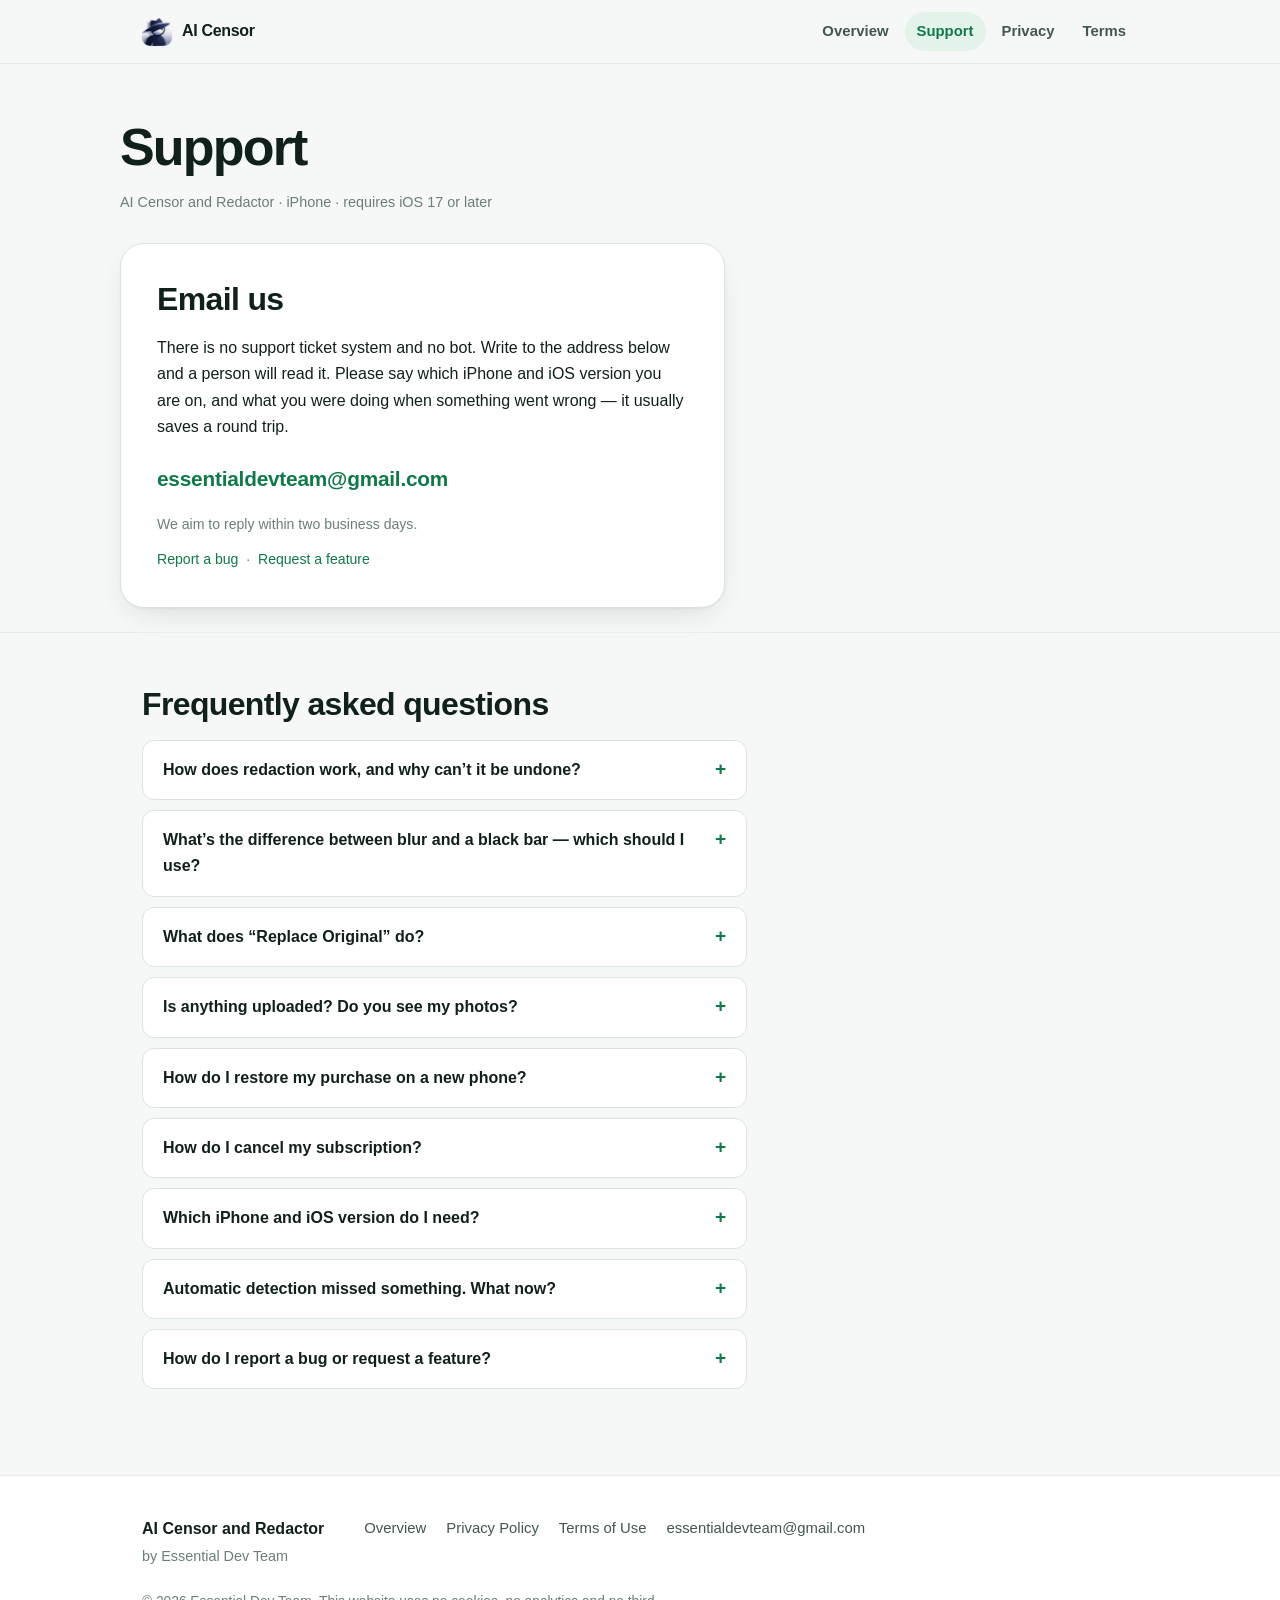
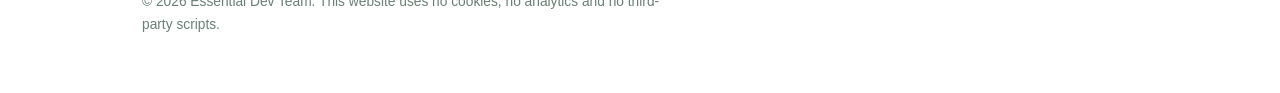
<file: support.html>
<!doctype html>
<html lang="en">
<head>
<meta charset="utf-8">
<meta name="viewport" content="width=device-width, initial-scale=1">
<title>Support &amp; FAQ — AI Censor and Redactor</title>
<meta name="description" content="Get help with AI Censor and Redactor: how redaction works, blur versus black bar, Replace Original, restoring purchases, cancelling a subscription and reporting bugs.">
<meta name="theme-color" content="#0E7A4A" media="(prefers-color-scheme: light)">
<meta name="theme-color" content="#0b100e" media="(prefers-color-scheme: dark)">
<link rel="icon" href="img/icon.png">
<link rel="apple-touch-icon" href="img/icon.png">
<link rel="stylesheet" href="style.css">
</head>
<body>
<a class="skip" href="#main">Skip to content</a>

<header class="site">
  <div class="inner">
    <a class="brand" href="index.html">
      <img src="img/icon.png" alt="AI Censor and Redactor app icon">
      <span>AI Censor</span>
    </a>
    <nav aria-label="Primary">
      <a href="index.html">Overview</a>
      <a href="support.html" aria-current="page">Support</a>
      <a href="privacy.html">Privacy</a>
      <a href="terms.html">Terms</a>
    </nav>
  </div>
</header>

<main id="main">
  <div class="doc wrap">
    <h1>Support</h1>
    <p class="meta">AI Censor and Redactor &middot; iPhone &middot; requires iOS 17 or later</p>

    <div class="contact">
      <h2 style="margin-top:0">Email us</h2>
      <p>There is no support ticket system and no bot. Write to the address below and a person will
        read it. Please say which iPhone and iOS version you are on, and what you were doing when
        something went wrong &mdash; it usually saves a round trip.</p>
      <a class="mail" href="mailto:essentialdevteam@gmail.com?subject=AI%20Censor%20Support">essentialdevteam@gmail.com</a>
      <p class="note">We aim to reply within two business days.</p>
      <p class="note">
        <a href="mailto:essentialdevteam@gmail.com?subject=AI%20Censor%20Bug%20Report">Report a bug</a>
        &nbsp;&middot;&nbsp;
        <a href="mailto:essentialdevteam@gmail.com?subject=AI%20Censor%20Feature%20Request">Request a feature</a>
      </p>
    </div>
  </div>

  <section>
    <div class="wrap">
      <h2>Frequently asked questions</h2>
      <div class="faq">

        <details>
          <summary>How does redaction work, and why can&rsquo;t it be undone?</summary>
          <div class="body">
            <p>While you are editing, a redaction is a layer you can move, adjust or delete. When you
              export, the app <strong>redraws the picture</strong>: the covered areas are painted as new
              pixels into a brand-new image, and the original pixels underneath them are simply not
              written into the exported file.</p>
            <p>That is the point. A redaction that is only a sticker sitting on top of the original can be
              peeled off by anyone who opens the file in the right tool. Here the detail is gone from the
              exported copy, which also means <strong>it cannot be recovered from that copy</strong> &mdash;
              not by you, not by us. Keep the original if you may need it later.</p>
            <p>The same applies to PDFs: the exported PDF is flattened, so the hidden text is not sitting
              underneath a black rectangle waiting to be selected and copied.</p>
          </div>
        </details>

        <details>
          <summary>What&rsquo;s the difference between blur and a black bar &mdash; which should I use?</summary>
          <div class="body">
            <p>They are not equally safe.</p>
            <ul>
              <li><strong>Black bar</strong> replaces the area with solid colour. Nothing of the original
                remains. This is the strongest option.</li>
              <li><strong>Mosaic</strong> at a high strength averages large blocks of pixels together and
                is also very hard to reverse.</li>
              <li><strong>Blur</strong> looks clean, but a <em>light</em> blur is a mathematical
                transformation that can sometimes be partially reversed, and short predictable strings
                such as a card number can in principle be guessed from a weak blur.</li>
            </ul>
            <p><strong>For documents, IDs, card numbers, account numbers and addresses, use a black bar
              or a strong mosaic.</strong> Blur is fine for a background, a face in a casual photo, or
              anything where a rough shape does not matter.</p>
          </div>
        </details>

        <details>
          <summary>What does &ldquo;Replace Original&rdquo; do?</summary>
          <div class="body">
            <p>Exporting normally saves a <strong>new</strong> redacted file and leaves your original
              untouched. &ldquo;Replace Original&rdquo; instead asks Photos to replace that asset in your
              own photo library with the redacted version, so you do not end up with both copies on your
              phone.</p>
            <p>Two things to know. First, Photos asks you to confirm the change &mdash; the app cannot do
              it silently. Second, Photos keeps the asset&rsquo;s own record, so the
              <strong>original capture date and location stay attached to that library item</strong>, even
              though the redacted image itself carries no EXIF or GPS. If you do not want those kept,
              export a new copy instead and delete the original yourself.</p>
          </div>
        </details>

        <details>
          <summary>Is anything uploaded? Do you see my photos?</summary>
          <div class="body">
            <p>No. There is no server, no account and no analytics in the app, so there is nowhere for
              your files to go. Face and text detection runs on your iPhone using Apple&rsquo;s Vision
              framework, and speech transcription is set to on-device recognition in code, so audio is
              not sent to Apple&rsquo;s servers for transcription either.</p>
            <p>We never see your photos, documents or recordings. The only thing that leaves your phone
              is a file you deliberately share, and you choose where it goes.</p>
            <p>The full detail is on the <a href="privacy.html">privacy policy</a>.</p>
          </div>
        </details>

        <details>
          <summary>How do I restore my purchase on a new phone?</summary>
          <div class="body">
            <p>Open the app, go to <strong>Settings</strong> and tap <strong>Restore Purchases</strong>.
              Make sure you are signed in to the same Apple ID that made the original purchase.</p>
            <p>Because there is no account system, your purchase is tied to your Apple ID rather than to
              a login. Restoring works for the subscription and for the Lifetime purchase alike. If a
              restore does not bring Pro back, email us with the Apple ID region and the approximate
              purchase date and we will help.</p>
          </div>
        </details>

        <details>
          <summary>How do I cancel my subscription?</summary>
          <div class="body">
            <p>Subscriptions are managed by Apple, not by us, so they are cancelled through your Apple ID:</p>
            <ol>
              <li>Open the <strong>Settings</strong> app on your iPhone.</li>
              <li>Tap your name at the top, then <strong>Subscriptions</strong>.</li>
              <li>Tap <strong>AI Censor and Redactor</strong>, then <strong>Cancel Subscription</strong>.</li>
            </ol>
            <p>Cancel at least <strong>24 hours before</strong> the current period ends, otherwise it
              renews for another period. After cancelling, Pro stays active until the end of the period
              you have already paid for. If you cancel during the 3-day free trial you are not charged.
              Refunds are handled by Apple at
              <a href="https://reportaproblem.apple.com" rel="noopener">reportaproblem.apple.com</a>.</p>
          </div>
        </details>

        <details>
          <summary>Which iPhone and iOS version do I need?</summary>
          <div class="body">
            <p>AI Censor requires <strong>iOS 17 or later</strong> and is built for iPhone. On-device
              face and text detection and on-device speech transcription are provided by the system, so a
              newer iPhone will generally get through a large PDF or a long recording faster.</p>
          </div>
        </details>

        <details>
          <summary>Automatic detection missed something. What now?</summary>
          <div class="body">
            <p>Treat automatic detection as a fast first pass, never as the final word. It can miss
              handwriting, unusual layouts, low-contrast or rotated text, a partly hidden face, or a
              number written in an unexpected format.</p>
            <p>Always look over the result before sharing, and use <strong>Draw</strong>,
              <strong>Brush</strong> or <strong>Words</strong> to cover anything left over. Zooming in
              helps &mdash; a redaction that looks complete at a glance can leave a readable edge.</p>
          </div>
        </details>

        <details>
          <summary>How do I report a bug or request a feature?</summary>
          <div class="body">
            <p>Email us. Use
              <a href="mailto:essentialdevteam@gmail.com?subject=AI%20Censor%20Bug%20Report">AI Censor Bug Report</a>
              or
              <a href="mailto:essentialdevteam@gmail.com?subject=AI%20Censor%20Feature%20Request">AI Censor Feature Request</a>
              as the subject so it lands in the right place.</p>
            <p>For a bug, include your iPhone model, your iOS version, the app version from
              Settings, and the steps that reproduce it. <strong>Please do not send us the sensitive
              file itself</strong> &mdash; a description, or a screenshot with the sensitive parts already
              covered, is enough and is safer for you.</p>
          </div>
        </details>

      </div>
    </div>
  </section>
</main>

<footer class="site-foot">
  <div class="wrap">
    <div class="foot-grid">
      <div>
        <strong>AI Censor and Redactor</strong><br>
        <span style="color:var(--text-3);font-size:.9rem">by Essential Dev Team</span>
      </div>
      <nav aria-label="Footer">
        <a href="index.html">Overview</a>
        <a href="privacy.html">Privacy Policy</a>
        <a href="terms.html">Terms of Use</a>
        <a href="mailto:essentialdevteam@gmail.com">essentialdevteam@gmail.com</a>
      </nav>
    </div>
    <p class="foot-note">&copy; 2026 Essential Dev Team. This website uses no cookies, no analytics and
      no third-party scripts.</p>
  </div>
</footer>

</body>
</html>
</file>
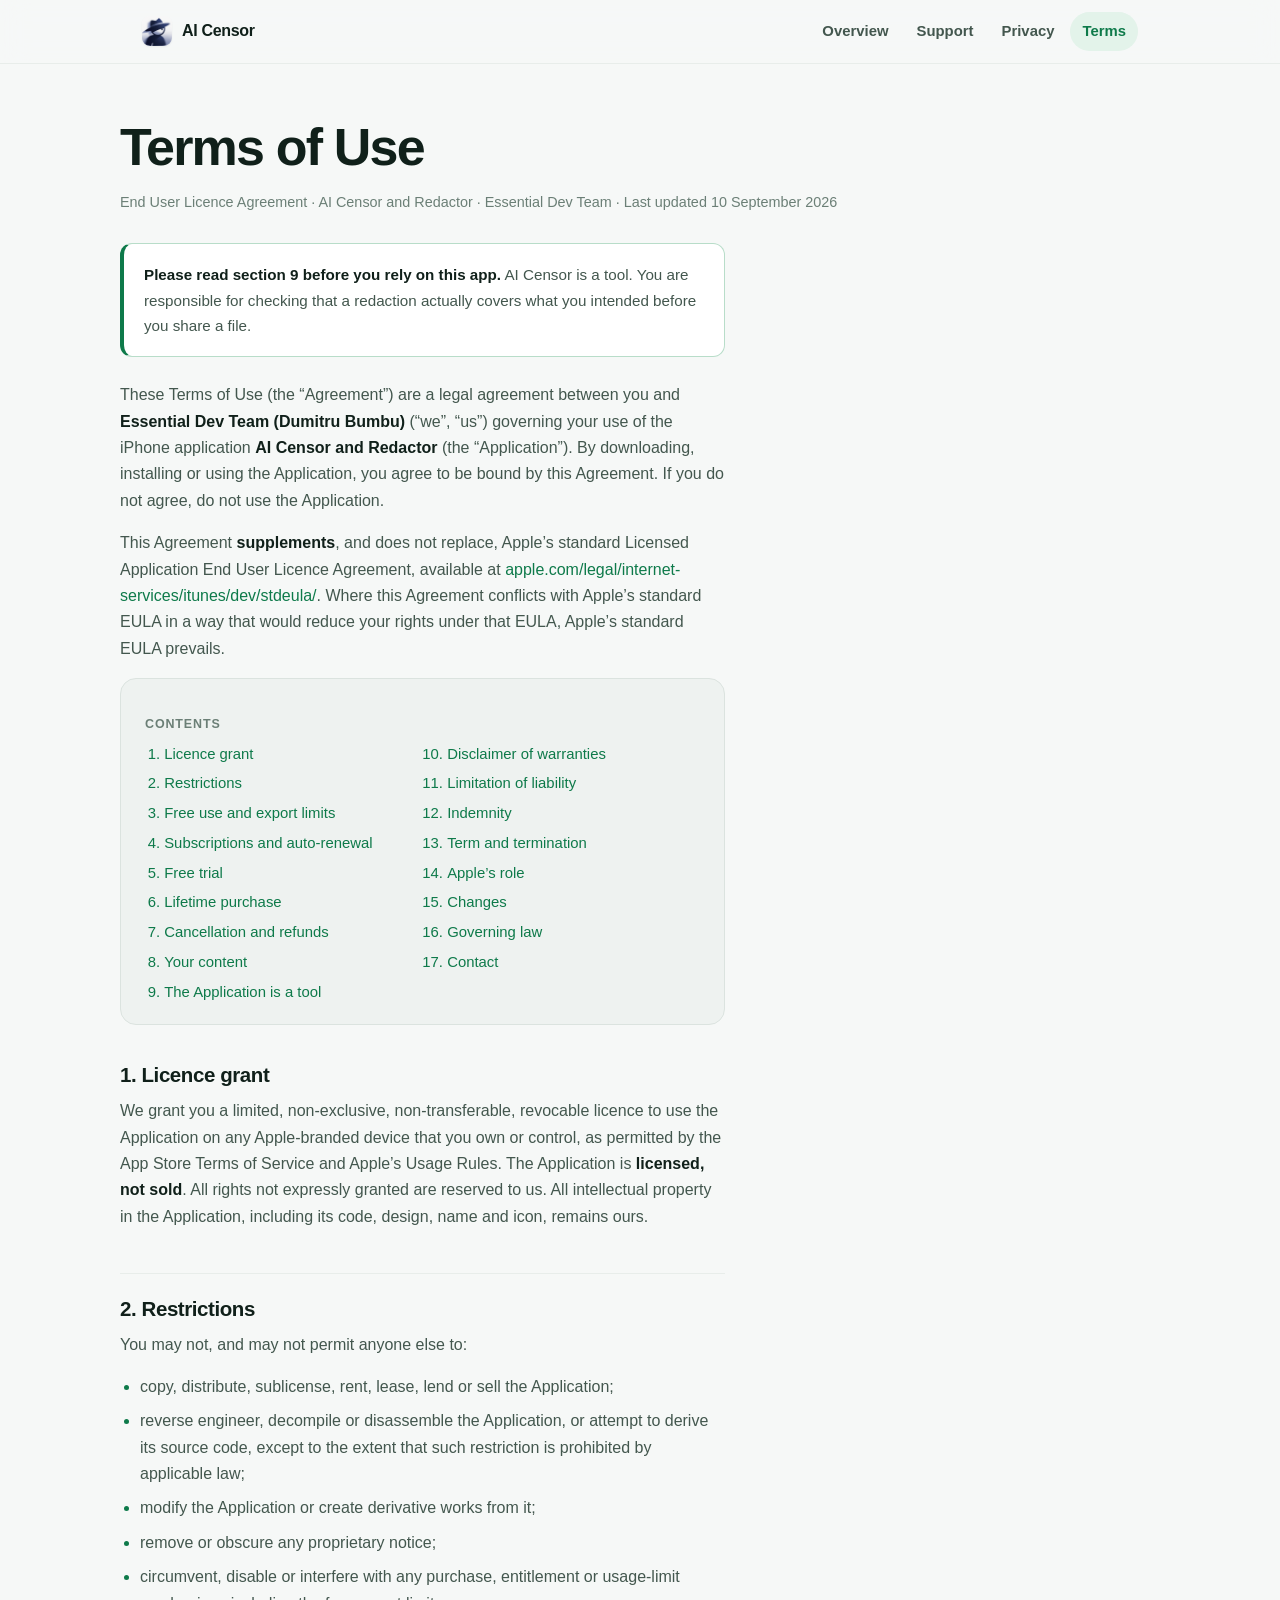
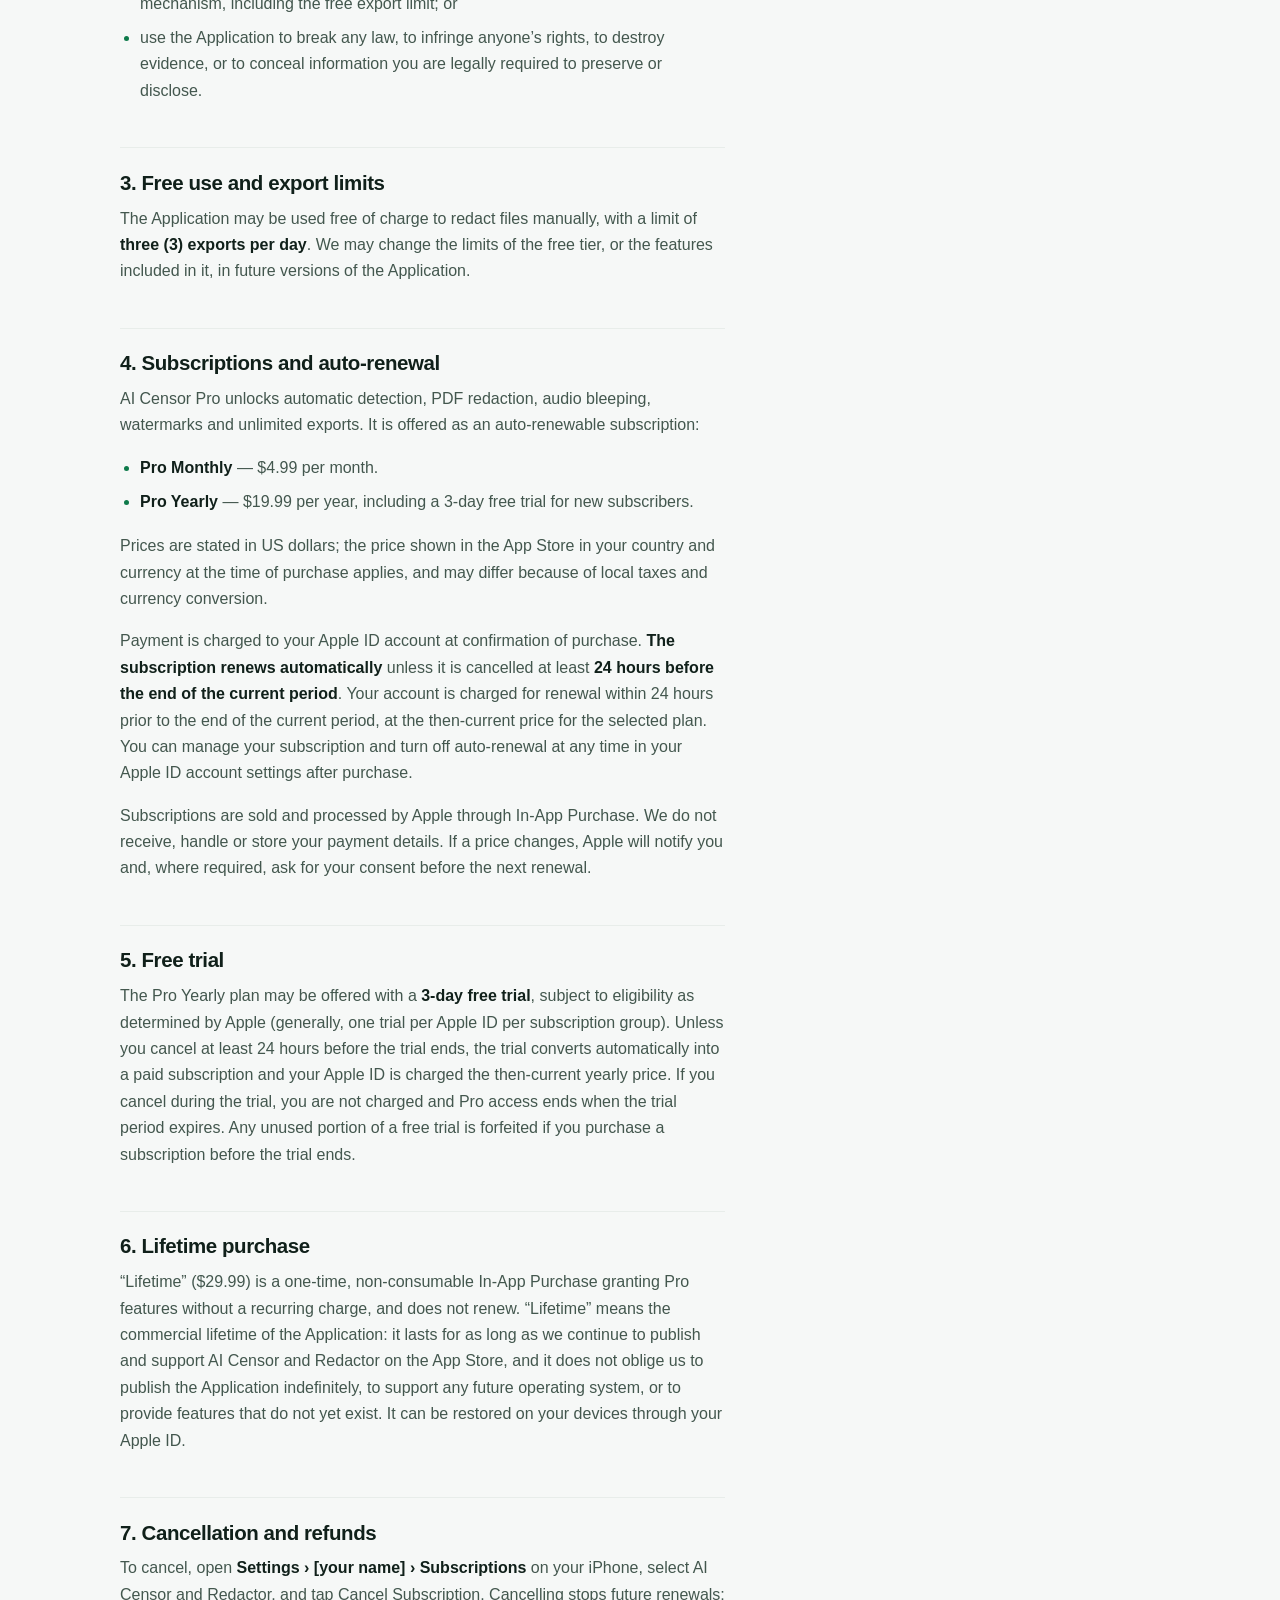
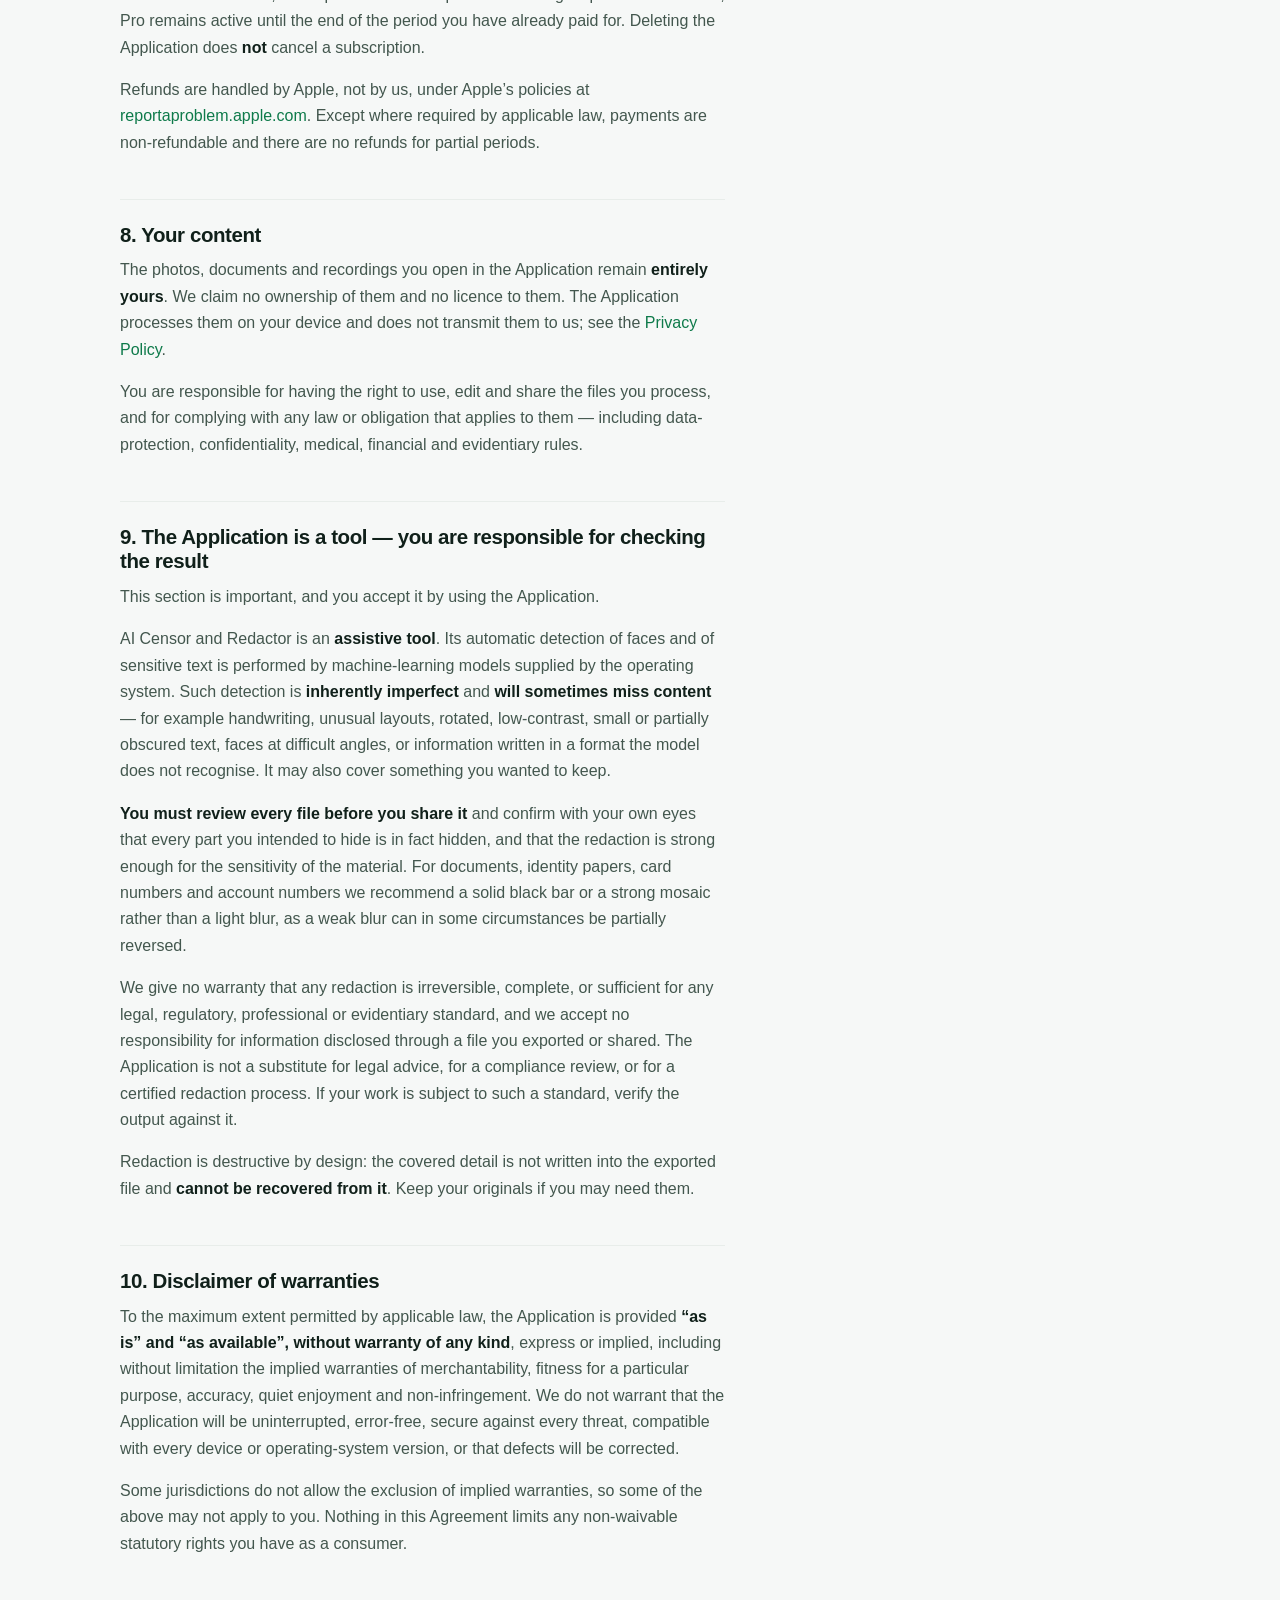
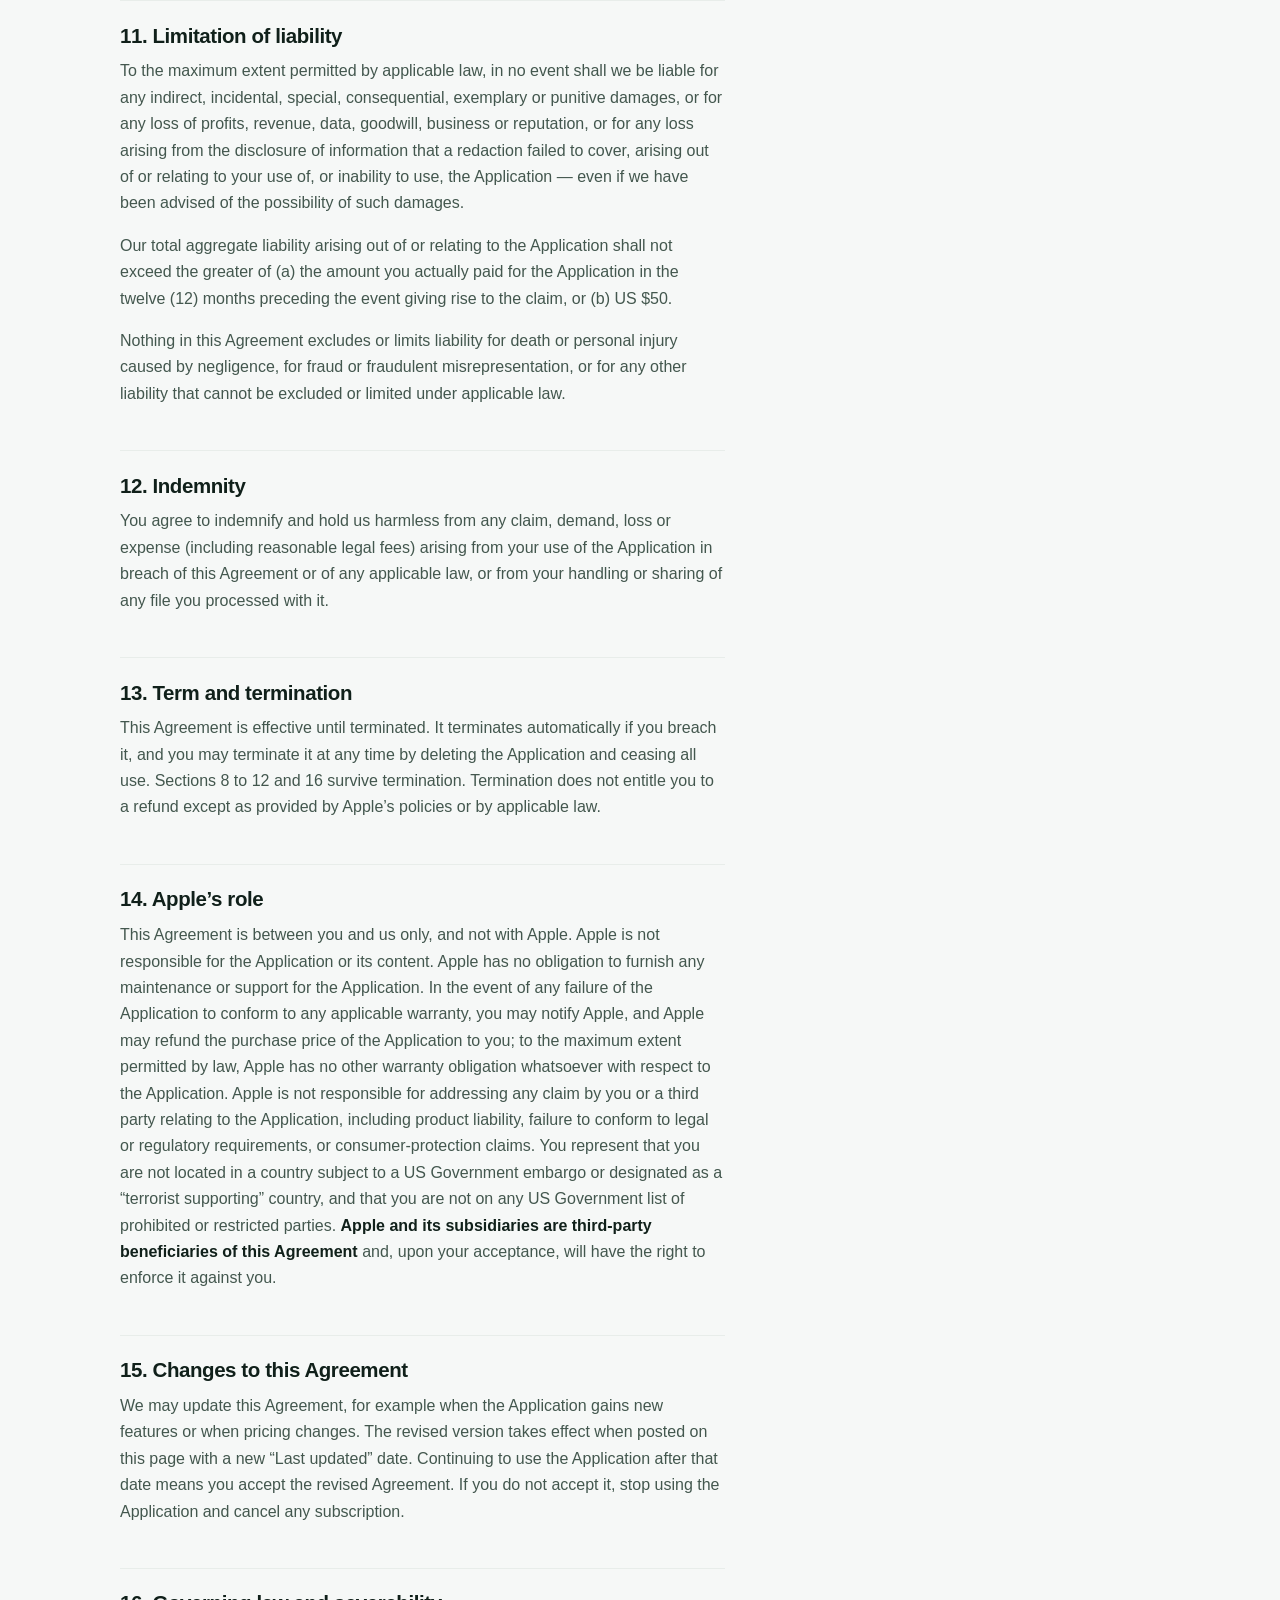
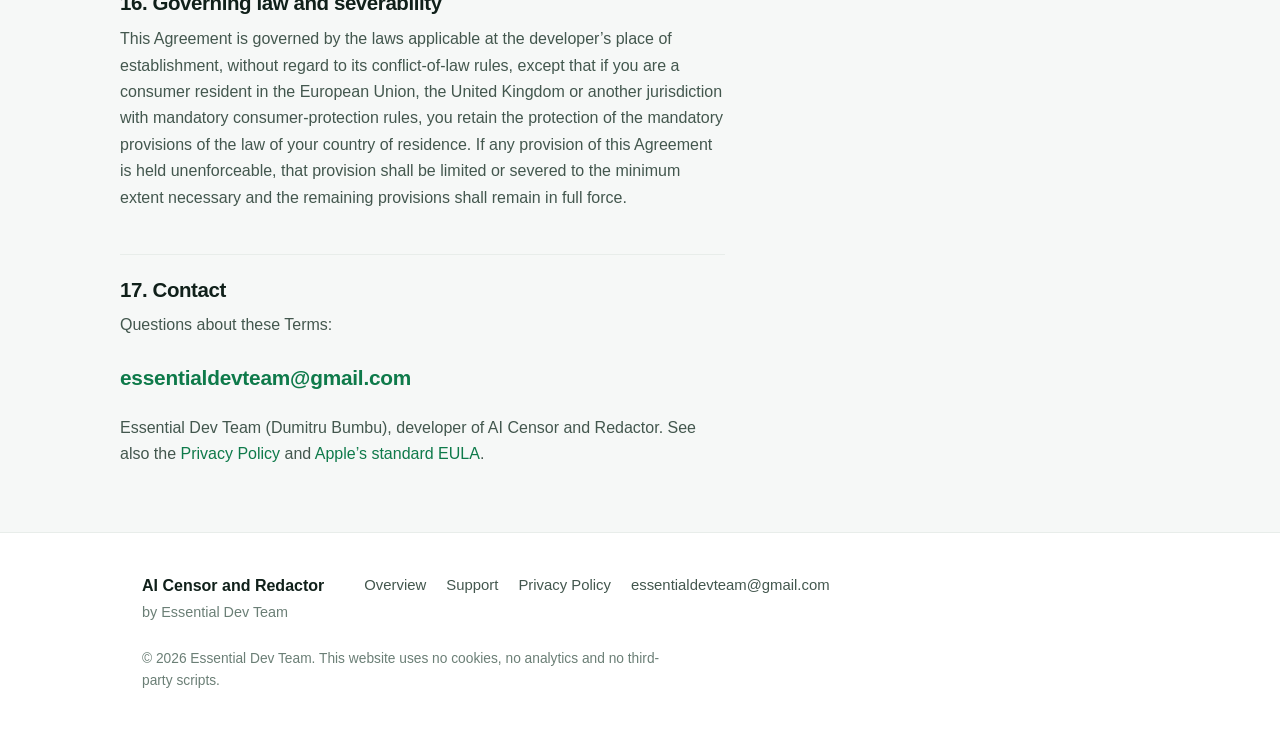
<file: terms.html>
<!doctype html>
<html lang="en">
<head>
<meta charset="utf-8">
<meta name="viewport" content="width=device-width, initial-scale=1">
<title>Terms of Use (EULA) — AI Censor and Redactor</title>
<meta name="description" content="End User Licence Agreement and Terms of Use for AI Censor and Redactor: licence, restrictions, subscriptions and auto-renewal, the 3-day trial, cancellation, warranties and liability.">
<meta name="theme-color" content="#0E7A4A" media="(prefers-color-scheme: light)">
<meta name="theme-color" content="#0b100e" media="(prefers-color-scheme: dark)">
<link rel="icon" href="img/icon.png">
<link rel="apple-touch-icon" href="img/icon.png">
<link rel="stylesheet" href="style.css">
</head>
<body>
<a class="skip" href="#main">Skip to content</a>

<header class="site">
  <div class="inner">
    <a class="brand" href="index.html">
      <img src="img/icon.png" alt="AI Censor and Redactor app icon">
      <span>AI Censor</span>
    </a>
    <nav aria-label="Primary">
      <a href="index.html">Overview</a>
      <a href="support.html">Support</a>
      <a href="privacy.html">Privacy</a>
      <a href="terms.html" aria-current="page">Terms</a>
    </nav>
  </div>
</header>

<main id="main">
  <div class="doc wrap">
    <h1>Terms of Use</h1>
    <p class="meta">End User Licence Agreement &middot; AI Censor and Redactor &middot; Essential Dev Team &middot; Last updated 10 September 2026</p>

    <div class="prose">

      <div class="callout">
        <p><strong>Please read section 9 before you rely on this app.</strong> AI Censor is a tool. You
          are responsible for checking that a redaction actually covers what you intended before you
          share a file.</p>
      </div>

      <p>These Terms of Use (the &ldquo;Agreement&rdquo;) are a legal agreement between you and
        <strong>Essential Dev Team (Dumitru Bumbu)</strong> (&ldquo;we&rdquo;, &ldquo;us&rdquo;) governing
        your use of the iPhone application <strong>AI Censor and Redactor</strong> (the
        &ldquo;Application&rdquo;). By downloading, installing or using the Application, you agree to be
        bound by this Agreement. If you do not agree, do not use the Application.</p>

      <p>This Agreement <strong>supplements</strong>, and does not replace, Apple&rsquo;s standard
        Licensed Application End User Licence Agreement, available at
        <a href="https://www.apple.com/legal/internet-services/itunes/dev/stdeula/" rel="noopener">apple.com/legal/internet-services/itunes/dev/stdeula/</a>.
        Where this Agreement conflicts with Apple&rsquo;s standard EULA in a way that would reduce your
        rights under that EULA, Apple&rsquo;s standard EULA prevails.</p>

      <nav class="toc" aria-label="Contents">
        <h2>Contents</h2>
        <ol>
          <li><a href="#licence">Licence grant</a></li>
          <li><a href="#restrictions">Restrictions</a></li>
          <li><a href="#free">Free use and export limits</a></li>
          <li><a href="#subs">Subscriptions and auto-renewal</a></li>
          <li><a href="#trial">Free trial</a></li>
          <li><a href="#lifetime">Lifetime purchase</a></li>
          <li><a href="#cancel">Cancellation and refunds</a></li>
          <li><a href="#content">Your content</a></li>
          <li><a href="#tool">The Application is a tool</a></li>
          <li><a href="#warranty">Disclaimer of warranties</a></li>
          <li><a href="#liability">Limitation of liability</a></li>
          <li><a href="#indemnity">Indemnity</a></li>
          <li><a href="#term">Term and termination</a></li>
          <li><a href="#apple">Apple&rsquo;s role</a></li>
          <li><a href="#changes">Changes</a></li>
          <li><a href="#law">Governing law</a></li>
          <li><a href="#contact">Contact</a></li>
        </ol>
      </nav>

      <h2 id="licence">1. Licence grant</h2>
      <p>We grant you a limited, non-exclusive, non-transferable, revocable licence to use the
        Application on any Apple-branded device that you own or control, as permitted by the App Store
        Terms of Service and Apple&rsquo;s Usage Rules. The Application is <strong>licensed, not
        sold</strong>. All rights not expressly granted are reserved to us. All intellectual property in
        the Application, including its code, design, name and icon, remains ours.</p>

      <h2 id="restrictions">2. Restrictions</h2>
      <p>You may not, and may not permit anyone else to:</p>
      <ul>
        <li>copy, distribute, sublicense, rent, lease, lend or sell the Application;</li>
        <li>reverse engineer, decompile or disassemble the Application, or attempt to derive its source
          code, except to the extent that such restriction is prohibited by applicable law;</li>
        <li>modify the Application or create derivative works from it;</li>
        <li>remove or obscure any proprietary notice;</li>
        <li>circumvent, disable or interfere with any purchase, entitlement or usage-limit mechanism,
          including the free export limit; or</li>
        <li>use the Application to break any law, to infringe anyone&rsquo;s rights, to destroy evidence,
          or to conceal information you are legally required to preserve or disclose.</li>
      </ul>

      <h2 id="free">3. Free use and export limits</h2>
      <p>The Application may be used free of charge to redact files manually, with a limit of
        <strong>three (3) exports per day</strong>. We may change the limits of the free tier, or the
        features included in it, in future versions of the Application.</p>

      <h2 id="subs">4. Subscriptions and auto-renewal</h2>
      <p>AI Censor Pro unlocks automatic detection, PDF redaction, audio bleeping, watermarks and
        unlimited exports. It is offered as an auto-renewable subscription:</p>
      <ul>
        <li><strong>Pro Monthly</strong> &mdash; $4.99 per month.</li>
        <li><strong>Pro Yearly</strong> &mdash; $19.99 per year, including a 3-day free trial for new
          subscribers.</li>
      </ul>
      <p>Prices are stated in US dollars; the price shown in the App Store in your country and currency
        at the time of purchase applies, and may differ because of local taxes and currency conversion.</p>
      <p>Payment is charged to your Apple ID account at confirmation of purchase. <strong>The
        subscription renews automatically</strong> unless it is cancelled at least
        <strong>24 hours before the end of the current period</strong>. Your account is charged for
        renewal within 24 hours prior to the end of the current period, at the then-current price for the
        selected plan. You can manage your subscription and turn off auto-renewal at any time in your
        Apple ID account settings after purchase.</p>
      <p>Subscriptions are sold and processed by Apple through In-App Purchase. We do not receive, handle
        or store your payment details. If a price changes, Apple will notify you and, where required,
        ask for your consent before the next renewal.</p>

      <h2 id="trial">5. Free trial</h2>
      <p>The Pro Yearly plan may be offered with a <strong>3-day free trial</strong>, subject to
        eligibility as determined by Apple (generally, one trial per Apple ID per subscription group).
        Unless you cancel at least 24 hours before the trial ends, the trial converts automatically into
        a paid subscription and your Apple ID is charged the then-current yearly price. If you cancel
        during the trial, you are not charged and Pro access ends when the trial period expires. Any
        unused portion of a free trial is forfeited if you purchase a subscription before the trial ends.</p>

      <h2 id="lifetime">6. Lifetime purchase</h2>
      <p>&ldquo;Lifetime&rdquo; ($29.99) is a one-time, non-consumable In-App Purchase granting Pro
        features without a recurring charge, and does not renew. &ldquo;Lifetime&rdquo; means the
        commercial lifetime of the Application: it lasts for as long as we continue to publish and
        support AI Censor and Redactor on the App Store, and it does not oblige us to publish the
        Application indefinitely, to support any future operating system, or to provide features that do
        not yet exist. It can be restored on your devices through your Apple ID.</p>

      <h2 id="cancel">7. Cancellation and refunds</h2>
      <p>To cancel, open <strong>Settings &rsaquo; [your name] &rsaquo; Subscriptions</strong> on your
        iPhone, select AI Censor and Redactor, and tap Cancel Subscription. Cancelling stops future
        renewals; Pro remains active until the end of the period you have already paid for. Deleting the
        Application does <strong>not</strong> cancel a subscription.</p>
      <p>Refunds are handled by Apple, not by us, under Apple&rsquo;s policies at
        <a href="https://reportaproblem.apple.com" rel="noopener">reportaproblem.apple.com</a>. Except
        where required by applicable law, payments are non-refundable and there are no refunds for
        partial periods.</p>

      <h2 id="content">8. Your content</h2>
      <p>The photos, documents and recordings you open in the Application remain <strong>entirely
        yours</strong>. We claim no ownership of them and no licence to them. The Application processes
        them on your device and does not transmit them to us; see the
        <a href="privacy.html">Privacy Policy</a>.</p>
      <p>You are responsible for having the right to use, edit and share the files you process, and for
        complying with any law or obligation that applies to them &mdash; including data-protection,
        confidentiality, medical, financial and evidentiary rules.</p>

      <h2 id="tool">9. The Application is a tool &mdash; you are responsible for checking the result</h2>
      <p>This section is important, and you accept it by using the Application.</p>
      <p>AI Censor and Redactor is an <strong>assistive tool</strong>. Its automatic detection of faces
        and of sensitive text is performed by machine-learning models supplied by the operating system.
        Such detection is <strong>inherently imperfect</strong> and <strong>will sometimes miss
        content</strong> &mdash; for example handwriting, unusual layouts, rotated, low-contrast, small or
        partially obscured text, faces at difficult angles, or information written in a format the model
        does not recognise. It may also cover something you wanted to keep.</p>
      <p><strong>You must review every file before you share it</strong> and confirm with your own eyes
        that every part you intended to hide is in fact hidden, and that the redaction is strong enough
        for the sensitivity of the material. For documents, identity papers, card numbers and account
        numbers we recommend a solid black bar or a strong mosaic rather than a light blur, as a weak
        blur can in some circumstances be partially reversed.</p>
      <p>We give no warranty that any redaction is irreversible, complete, or sufficient for any legal,
        regulatory, professional or evidentiary standard, and we accept no responsibility for information
        disclosed through a file you exported or shared. The Application is not a substitute for legal
        advice, for a compliance review, or for a certified redaction process. If your work is subject to
        such a standard, verify the output against it.</p>
      <p>Redaction is destructive by design: the covered detail is not written into the exported file and
        <strong>cannot be recovered from it</strong>. Keep your originals if you may need them.</p>

      <h2 id="warranty">10. Disclaimer of warranties</h2>
      <p>To the maximum extent permitted by applicable law, the Application is provided <strong>&ldquo;as
        is&rdquo; and &ldquo;as available&rdquo;, without warranty of any kind</strong>, express or
        implied, including without limitation the implied warranties of merchantability, fitness for a
        particular purpose, accuracy, quiet enjoyment and non-infringement. We do not warrant that the
        Application will be uninterrupted, error-free, secure against every threat, compatible with every
        device or operating-system version, or that defects will be corrected.</p>
      <p>Some jurisdictions do not allow the exclusion of implied warranties, so some of the above may
        not apply to you. Nothing in this Agreement limits any non-waivable statutory rights you have as
        a consumer.</p>

      <h2 id="liability">11. Limitation of liability</h2>
      <p>To the maximum extent permitted by applicable law, in no event shall we be liable for any
        indirect, incidental, special, consequential, exemplary or punitive damages, or for any loss of
        profits, revenue, data, goodwill, business or reputation, or for any loss arising from the
        disclosure of information that a redaction failed to cover, arising out of or relating to your
        use of, or inability to use, the Application &mdash; even if we have been advised of the
        possibility of such damages.</p>
      <p>Our total aggregate liability arising out of or relating to the Application shall not exceed the
        greater of (a) the amount you actually paid for the Application in the twelve (12) months
        preceding the event giving rise to the claim, or (b) US $50.</p>
      <p>Nothing in this Agreement excludes or limits liability for death or personal injury caused by
        negligence, for fraud or fraudulent misrepresentation, or for any other liability that cannot be
        excluded or limited under applicable law.</p>

      <h2 id="indemnity">12. Indemnity</h2>
      <p>You agree to indemnify and hold us harmless from any claim, demand, loss or expense (including
        reasonable legal fees) arising from your use of the Application in breach of this Agreement or of
        any applicable law, or from your handling or sharing of any file you processed with it.</p>

      <h2 id="term">13. Term and termination</h2>
      <p>This Agreement is effective until terminated. It terminates automatically if you breach it, and
        you may terminate it at any time by deleting the Application and ceasing all use. Sections 8 to
        12 and 16 survive termination. Termination does not entitle you to a refund except as provided by
        Apple&rsquo;s policies or by applicable law.</p>

      <h2 id="apple">14. Apple&rsquo;s role</h2>
      <p>This Agreement is between you and us only, and not with Apple. Apple is not responsible for the
        Application or its content. Apple has no obligation to furnish any maintenance or support for the
        Application. In the event of any failure of the Application to conform to any applicable
        warranty, you may notify Apple, and Apple may refund the purchase price of the Application to
        you; to the maximum extent permitted by law, Apple has no other warranty obligation whatsoever
        with respect to the Application. Apple is not responsible for addressing any claim by you or a
        third party relating to the Application, including product liability, failure to conform to legal
        or regulatory requirements, or consumer-protection claims. You represent that you are not located
        in a country subject to a US Government embargo or designated as a &ldquo;terrorist
        supporting&rdquo; country, and that you are not on any US Government list of prohibited or
        restricted parties. <strong>Apple and its subsidiaries are third-party beneficiaries of this
        Agreement</strong> and, upon your acceptance, will have the right to enforce it against you.</p>

      <h2 id="changes">15. Changes to this Agreement</h2>
      <p>We may update this Agreement, for example when the Application gains new features or when
        pricing changes. The revised version takes effect when posted on this page with a new
        &ldquo;Last updated&rdquo; date. Continuing to use the Application after that date means you
        accept the revised Agreement. If you do not accept it, stop using the Application and cancel any
        subscription.</p>

      <h2 id="law">16. Governing law and severability</h2>
      <p>This Agreement is governed by the laws applicable at the developer&rsquo;s place of
        establishment, without regard to its conflict-of-law rules, except that if you are a consumer
        resident in the European Union, the United Kingdom or another jurisdiction with mandatory
        consumer-protection rules, you retain the protection of the mandatory provisions of the law of
        your country of residence. If any provision of this Agreement is held unenforceable, that
        provision shall be limited or severed to the minimum extent necessary and the remaining
        provisions shall remain in full force.</p>

      <h2 id="contact">17. Contact</h2>
      <p>Questions about these Terms:</p>
      <p><a class="mail" href="mailto:essentialdevteam@gmail.com?subject=AI%20Censor%20Terms">essentialdevteam@gmail.com</a></p>
      <p>Essential Dev Team (Dumitru Bumbu), developer of AI Censor and Redactor.
        See also the <a href="privacy.html">Privacy Policy</a> and
        <a href="https://www.apple.com/legal/internet-services/itunes/dev/stdeula/" rel="noopener">Apple&rsquo;s standard EULA</a>.</p>

    </div>
  </div>
</main>

<footer class="site-foot">
  <div class="wrap">
    <div class="foot-grid">
      <div>
        <strong>AI Censor and Redactor</strong><br>
        <span style="color:var(--text-3);font-size:.9rem">by Essential Dev Team</span>
      </div>
      <nav aria-label="Footer">
        <a href="index.html">Overview</a>
        <a href="support.html">Support</a>
        <a href="privacy.html">Privacy Policy</a>
        <a href="mailto:essentialdevteam@gmail.com">essentialdevteam@gmail.com</a>
      </nav>
    </div>
    <p class="foot-note">&copy; 2026 Essential Dev Team. This website uses no cookies, no analytics and
      no third-party scripts.</p>
  </div>
</footer>

</body>
</html>
</file>
<file: style.css>
/* AI Censor and Redactor — Essential Dev Team
   One stylesheet. No build step, no JS frameworks, no trackers, no cookies. */

:root {
  color-scheme: light dark;

  /* Light palette (default) */
  --bg:        #f6f8f7;
  --bg-2:      #ffffff;
  --surface:   #ffffff;
  --surface-2: #eef2f0;
  --line:      #dbe3df;
  --line-soft: #e8edea;

  --text:      #10201a;
  --text-2:    #43574e;
  --text-3:    #6b7f76;

  --accent:      #0E7A4A;
  --accent-ink:  #ffffff;
  --accent-soft: #e3f3ea;
  --accent-line: #b8ddc9;

  --shadow: 0 1px 2px rgba(16, 32, 26, .05), 0 12px 32px -12px rgba(16, 32, 26, .16);
  --shadow-lg: 0 2px 4px rgba(16, 32, 26, .06), 0 32px 64px -24px rgba(16, 32, 26, .28);

  --radius:    16px;
  --radius-lg: 24px;
  --maxw:      1040px;
  --measure:   68ch;
}

@media (prefers-color-scheme: dark) {
  :root {
    --bg:        #0b100e;
    --bg-2:      #0e1512;
    --surface:   #121a16;
    --surface-2: #172219;
    --line:      #22302a;
    --line-soft: #1a2621;

    --text:      #eaf3ee;
    --text-2:    #a9bdb3;
    --text-3:    #7d9389;

    --accent:      #2ACE8C;
    --accent-ink:  #04150d;
    --accent-soft: #10241b;
    --accent-line: #1e4634;

    --shadow: 0 1px 2px rgba(0,0,0,.4), 0 12px 32px -12px rgba(0,0,0,.7);
    --shadow-lg: 0 2px 6px rgba(0,0,0,.45), 0 32px 64px -24px rgba(0,0,0,.8);
  }
}

/* ---------- base ---------- */

*, *::before, *::after { box-sizing: border-box; }

html { -webkit-text-size-adjust: 100%; scroll-behavior: smooth; }
@media (prefers-reduced-motion: reduce) {
  html { scroll-behavior: auto; }
  * { animation-duration: .001ms !important; transition-duration: .001ms !important; }
}

body {
  margin: 0;
  background: var(--bg);
  color: var(--text);
  font: 16px/1.65 -apple-system, BlinkMacSystemFont, "SF Pro Text", "Segoe UI", Inter, Roboto, "Helvetica Neue", Arial, sans-serif;
  font-feature-settings: "kern" 1;
  text-rendering: optimizeLegibility;
}

img { max-width: 100%; height: auto; display: block; }

a { color: var(--accent); text-decoration: none; }
a:hover { text-decoration: underline; text-underline-offset: 3px; }

:focus-visible {
  outline: 3px solid var(--accent);
  outline-offset: 3px;
  border-radius: 6px;
}

h1, h2, h3, h4 { line-height: 1.2; letter-spacing: -.02em; margin: 0 0 .5em; }
h1 { font-size: clamp(2rem, 6vw, 3.25rem); font-weight: 800; letter-spacing: -.035em; }
h2 { font-size: clamp(1.4rem, 3.4vw, 2rem); font-weight: 700; }
h3 { font-size: 1.06rem; font-weight: 650; letter-spacing: -.01em; }
p  { margin: 0 0 1em; }

.wrap { max-width: var(--maxw); margin: 0 auto; padding: 0 22px; }

/* Large displays: the shell was pinned at 1040px, which on a 2560px monitor
   reads as a narrow column adrift in empty space. Widen the shell AND scale the
   root font size, so type, spacing and the phone mockup all grow together —
   widening alone just stretches the gaps. Prose keeps its own `--measure`, so
   line length stays readable however wide the window gets. */
@media (min-width: 1500px) {
  :root { --maxw: 1280px; font-size: 17.5px; }
  .hero .phone { max-width: 340px; }
  .hero { padding: 88px 0 60px; }
}
@media (min-width: 2000px) {
  :root { --maxw: 1500px; font-size: 19px; }
  .hero .phone { max-width: 400px; }
  .hero { padding: 110px 0 76px; }
}

.skip {
  position: absolute; left: -9999px; top: 0;
  background: var(--accent); color: var(--accent-ink);
  padding: 12px 18px; border-radius: 0 0 10px 0; font-weight: 650; z-index: 50;
}
.skip:focus { left: 0; }

/* ---------- header ---------- */

.site {
  position: sticky; top: 0; z-index: 20;
  background: color-mix(in srgb, var(--bg) 88%, transparent);
  backdrop-filter: saturate(180%) blur(14px);
  -webkit-backdrop-filter: saturate(180%) blur(14px);
  border-bottom: 1px solid var(--line-soft);
}
.site .inner {
  max-width: var(--maxw); margin: 0 auto; padding: 12px 22px;
  display: flex; align-items: center; gap: 16px; flex-wrap: wrap;
}
.brand { display: flex; align-items: center; gap: 10px; font-weight: 700; color: var(--text); letter-spacing: -.02em; }
.brand:hover { text-decoration: none; }
.brand img { width: 30px; height: 30px; border-radius: 8px; box-shadow: var(--shadow); }

.site nav { margin-left: auto; display: flex; gap: 4px; flex-wrap: wrap; }
.site nav a {
  color: var(--text-2); font-size: .93rem; font-weight: 550;
  padding: 7px 12px; border-radius: 999px;
}
.site nav a:hover { color: var(--text); background: var(--surface-2); text-decoration: none; }
.site nav a[aria-current="page"] { color: var(--accent); background: var(--accent-soft); }

/* ---------- hero ---------- */

.hero { padding: 68px 0 44px; }
.hero-grid { display: grid; gap: 40px; align-items: center; grid-template-columns: 1fr; }
@media (min-width: 860px) { .hero-grid { grid-template-columns: 1.12fr .88fr; gap: 56px; } }

.hero-icon {
  width: 84px; height: 84px; border-radius: 20px;
  box-shadow: var(--shadow-lg); margin-bottom: 24px;
}
.lede { font-size: clamp(1.05rem, 2.1vw, 1.28rem); color: var(--text-2); max-width: 40ch; }

.pill {
  display: inline-flex; align-items: center; gap: 7px;
  font-size: .78rem; font-weight: 650; letter-spacing: .04em; text-transform: uppercase;
  color: var(--accent); background: var(--accent-soft);
  border: 1px solid var(--accent-line);
  padding: 5px 12px; border-radius: 999px; margin-bottom: 18px;
}

.cta-row { display: flex; flex-wrap: wrap; gap: 12px; align-items: center; margin-top: 26px; }
.btn {
  display: inline-flex; align-items: center; justify-content: center;
  padding: 12px 22px; border-radius: 999px; font-weight: 650; font-size: .97rem;
  border: 1px solid transparent; transition: transform .12s ease, background .12s ease;
}
.btn:hover { text-decoration: none; transform: translateY(-1px); }
.btn-primary { background: var(--accent); color: var(--accent-ink); }
.btn-ghost { background: transparent; color: var(--text); border-color: var(--line); }
.btn-ghost:hover { background: var(--surface-2); }
.note { font-size: .88rem; color: var(--text-3); margin: 12px 0 0; }

/* ---------- phone figures ---------- */

.phone { margin: 0; }
.phone img {
  width: 100%; border-radius: 26px;
  border: 1px solid var(--line);
  background: var(--surface);
  box-shadow: var(--shadow-lg);
}
.phone figcaption {
  font-size: .86rem; color: var(--text-3); margin-top: 12px; text-align: center;
  max-width: 30ch; margin-left: auto; margin-right: auto;
}
.hero .phone { max-width: 290px; margin-inline: auto; }

.shots {
  display: grid; gap: 30px;
  grid-template-columns: repeat(auto-fit, minmax(190px, 1fr));
  margin-top: 12px;
}

/* ---------- sections ---------- */

section { padding: 52px 0; border-top: 1px solid var(--line-soft); }
section > .wrap > h2 + p.sub { color: var(--text-2); max-width: var(--measure); margin-top: -.3em; }

.cards { display: grid; gap: 16px; grid-template-columns: repeat(auto-fit, minmax(250px, 1fr)); margin-top: 28px; }
.card {
  background: var(--surface); border: 1px solid var(--line);
  border-radius: var(--radius); padding: 22px; box-shadow: var(--shadow);
}
.card h3 { margin-bottom: .35em; }
.card p { color: var(--text-2); font-size: .95rem; margin: 0; }
.card .k {
  display: inline-block; font-size: .74rem; font-weight: 700; letter-spacing: .05em;
  text-transform: uppercase; color: var(--accent); margin-bottom: 10px;
}

/* on-device band */
.band {
  background: var(--surface); border: 1px solid var(--accent-line);
  border-radius: var(--radius-lg); padding: clamp(26px, 4vw, 44px);
  box-shadow: var(--shadow);
}
.facts { list-style: none; padding: 0; margin: 22px 0 0; display: grid; gap: 12px; }
@media (min-width: 720px) { .facts { grid-template-columns: 1fr 1fr; gap: 12px 30px; } }
.facts li {
  position: relative; padding-left: 30px; color: var(--text-2); font-size: .96rem;
}
.facts li::before {
  content: ""; position: absolute; left: 0; top: .42em;
  width: 16px; height: 16px; border-radius: 50%;
  background: var(--accent-soft); border: 1px solid var(--accent-line);
  box-shadow: inset 0 0 0 3px var(--accent);
}
.facts strong { color: var(--text); font-weight: 650; }

/* pricing */
.tiers { display: grid; gap: 16px; grid-template-columns: repeat(auto-fit, minmax(230px, 1fr)); margin-top: 28px; }
.tier {
  background: var(--surface); border: 1px solid var(--line);
  border-radius: var(--radius); padding: 24px; box-shadow: var(--shadow);
  display: flex; flex-direction: column;
}
.tier.featured { border-color: var(--accent); }
.tier h3 { font-size: 1rem; color: var(--text-2); font-weight: 600; letter-spacing: 0; }
.price { font-size: 2rem; font-weight: 800; letter-spacing: -.03em; margin: 4px 0 2px; }
.price span { font-size: .9rem; font-weight: 500; color: var(--text-3); letter-spacing: 0; }
.tier p { font-size: .92rem; color: var(--text-2); margin: 10px 0 0; }
.tier .tag {
  align-self: flex-start; font-size: .72rem; font-weight: 700; letter-spacing: .05em;
  text-transform: uppercase; color: var(--accent-ink); background: var(--accent);
  padding: 4px 10px; border-radius: 999px; margin-bottom: 12px;
}

/* ---------- prose (legal + support pages) ---------- */

.doc { padding: 52px 0 24px; }
.doc h1 { margin-bottom: .25em; }
.doc .meta { color: var(--text-3); font-size: .9rem; margin-bottom: 2em; }
.prose { max-width: var(--measure); }
.prose h2 {
  font-size: 1.28rem; margin-top: 2.1em; padding-top: 1.1em;
  border-top: 1px solid var(--line-soft);
}
.prose h2:first-of-type { border-top: 0; padding-top: 0; margin-top: 1.4em; }
.prose h3 { margin-top: 1.7em; font-size: 1.02rem; }
.prose p, .prose li { color: var(--text-2); }
.prose strong { color: var(--text); font-weight: 650; }
.prose ul, .prose ol { padding-left: 1.25em; margin: 0 0 1.1em; }
.prose li { margin-bottom: .5em; }
.prose li::marker { color: var(--accent); }

.callout {
  background: var(--surface); border: 1px solid var(--accent-line);
  border-left: 4px solid var(--accent);
  border-radius: 12px; padding: 18px 20px; margin: 1.6em 0;
}
.callout p:last-child { margin-bottom: 0; }
.callout p { color: var(--text-2); font-size: .95rem; }

.toc {
  background: var(--surface-2); border: 1px solid var(--line);
  border-radius: var(--radius); padding: 20px 24px; margin-bottom: 2.4em;
}
.toc h2 {
  font-size: .78rem; text-transform: uppercase; letter-spacing: .07em;
  color: var(--text-3); margin: 0 0 .8em; border: 0; padding: 0;
}
.toc ol { margin: 0; padding-left: 1.2em; columns: 2; column-gap: 30px; }
@media (max-width: 620px) { .toc ol { columns: 1; } }
.toc li { margin-bottom: .35em; font-size: .93rem; }

/* FAQ */
.faq { max-width: var(--measure); margin-top: 8px; }
.faq details {
  background: var(--surface); border: 1px solid var(--line);
  border-radius: 12px; margin-bottom: 10px; overflow: hidden;
}
.faq details[open] { border-color: var(--accent-line); }
.faq summary {
  cursor: pointer; padding: 16px 20px; font-weight: 650; color: var(--text);
  list-style: none; display: flex; justify-content: space-between; gap: 16px; align-items: baseline;
}
.faq summary::-webkit-details-marker { display: none; }
.faq summary::after { content: "+"; color: var(--accent); font-weight: 700; font-size: 1.2rem; line-height: 1; }
.faq details[open] summary::after { content: "\2212"; }
.faq summary:hover { background: var(--surface-2); }
.faq .body { padding: 0 20px 18px; }
.faq .body p:last-child, .faq .body ul:last-child { margin-bottom: 0; }
.faq .body p, .faq .body li { color: var(--text-2); font-size: .95rem; }

.contact {
  background: var(--surface); border: 1px solid var(--line);
  border-radius: var(--radius-lg); padding: clamp(24px, 4vw, 36px);
  box-shadow: var(--shadow); max-width: var(--measure);
}
.mail {
  display: inline-block; font-size: clamp(1.05rem, 3vw, 1.3rem); font-weight: 700;
  letter-spacing: -.01em; margin: 6px 0 4px; word-break: break-word;
}

/* ---------- footer ---------- */

footer.site-foot {
  border-top: 1px solid var(--line-soft);
  background: var(--bg-2);
  padding: 40px 0 56px; margin-top: 24px;
}
.foot-grid { display: flex; flex-wrap: wrap; gap: 26px 40px; align-items: flex-start; }
.foot-grid nav { display: flex; flex-wrap: wrap; gap: 6px 20px; }
.foot-grid nav a { color: var(--text-2); font-size: .93rem; }
.foot-grid nav a:hover { color: var(--accent); }
.foot-note { color: var(--text-3); font-size: .86rem; margin: 22px 0 0; max-width: var(--measure); }
.foot-note a { color: var(--text-2); }

/* ---------- motion ----------
   Everything below is decoration. The global prefers-reduced-motion rule near
   the top already collapses animation and transition durations, so each block
   here is written so that its FINAL keyframe is the state worth seeing: the
   before/after demo settles on the redacted frame, revealed sections settle
   visible. Nothing here is load-bearing — with CSS or JS off the page is the
   same page, just still. */

/* Aurora behind the hero — the app's own onboarding surface, two slow blurred
   orbs over the page background. Sits under everything and never takes a tap. */
.hero { position: relative; isolation: isolate; }
.hero::before,
.hero::after {
  content: "";
  position: absolute;
  z-index: -1;
  border-radius: 50%;
  pointer-events: none;
  filter: blur(90px);
  opacity: .30;
}
.hero::before {
  width: 460px; height: 460px;
  top: -170px; left: -150px;
  background: var(--accent);
  animation: aurora-a 19s ease-in-out infinite alternate;
}
.hero::after {
  width: 380px; height: 380px;
  top: 90px; right: -140px;
  background: #2ACE8C;
  opacity: .22;
  animation: aurora-b 23s ease-in-out infinite alternate;
}
@media (prefers-color-scheme: dark) {
  .hero::before { opacity: .26; }
  .hero::after  { opacity: .20; }
}
@keyframes aurora-a {
  from { transform: translate3d(0, 0, 0) scale(1); }
  to   { transform: translate3d(38px, 34px, 0) scale(1.08); }
}
@keyframes aurora-b {
  from { transform: translate3d(0, 0, 0) scale(1.04); }
  to   { transform: translate3d(-34px, 28px, 0) scale(.96); }
}

/* Before / after — two real screenshots of the same document in the editor,
   one unredacted, one after three boxes were drawn. Pixel-aligned, so the only
   thing that moves is the redaction. */
.demo { margin: 0; }
.demo-frame {
  position: relative;
  overflow: hidden;
  border-radius: var(--radius-lg);
  border: 1px solid var(--line);
  box-shadow: var(--shadow-lg);
  background: var(--surface);
}
.demo-frame img { width: 100%; display: block; }
.demo-frame .after {
  position: absolute;
  inset: 0;
  animation: demo-swap 7s ease-in-out infinite;
}
@keyframes demo-swap {
  0%, 22%    { opacity: 0; }
  38%, 78%   { opacity: 1; }
  94%, 100%  { opacity: 1; }
}
.demo-tag {
  position: absolute;
  left: 14px; bottom: 14px;
  padding: 6px 12px;
  border-radius: 999px;
  font-size: 13px; font-weight: 600;
  letter-spacing: .01em;
  background: rgba(12, 22, 18, .78);
  color: #fff;
  backdrop-filter: saturate(160%) blur(8px);
  -webkit-backdrop-filter: saturate(160%) blur(8px);
}
.demo figcaption { margin-top: 12px; color: var(--text-3); font-size: 14px; }

@media (prefers-reduced-motion: reduce) {
  /* Hold the redacted frame rather than flickering between the two. */
  .demo-frame .after { opacity: 1; animation: none; }
  .hero::before, .hero::after { animation: none; }
}

/* Sections fade up as they arrive. `.reveal` is only ever added by the inline
   script; with JS off the elements are simply visible from the start. */
.js .reveal {
  opacity: 0;
  transform: translate3d(0, 14px, 0);
  transition: opacity .55s ease, transform .55s cubic-bezier(.22,.61,.36,1);
}
.js .reveal.is-in { opacity: 1; transform: none; }
.js .reveal-stagger > * { transition-delay: calc(var(--i, 0) * 55ms); }
@media (prefers-reduced-motion: reduce) {
  .js .reveal { opacity: 1; transform: none; }
}

/* A screenshot lifts slightly when you point at it. Pointer devices only, so a
   phone never gets a stuck hover state. */
@media (hover: hover) and (pointer: fine) {
  .phone img, .demo-frame { transition: transform .35s cubic-bezier(.22,.61,.36,1), box-shadow .35s ease; }
  .phone:hover img { transform: translateY(-6px); }
  .demo-frame:hover { transform: translateY(-4px); }
}

/* The iPad shot is 4:3, so it gets its own centred block rather than a column
   in the phone grid, where it would sit half the height of its neighbours. */
.tablet { margin: 36px auto 0; max-width: 560px; }
.tablet img {
  width: 100%; border-radius: 22px;
  border: 1px solid var(--line);
  background: var(--surface);
  box-shadow: var(--shadow-lg);
}
.tablet figcaption {
  font-size: .86rem; color: var(--text-3); margin-top: 12px; text-align: center;
}
</file>
